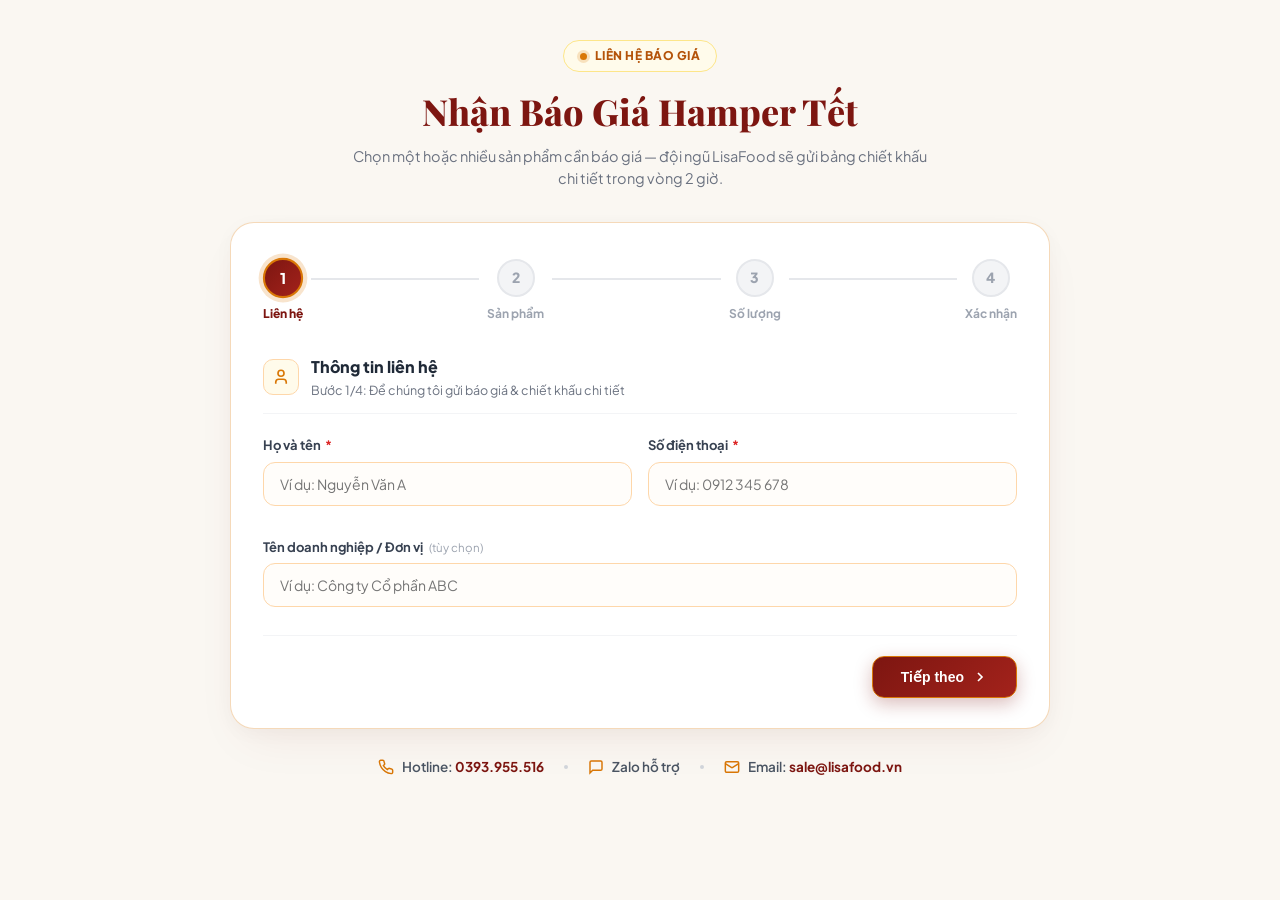
<file: scratch/test_contact_stepper.html>
<!DOCTYPE html>
<html lang="vi">
<head>
    <meta charset="UTF-8">
    <meta name="viewport" content="width=device-width, initial-scale=1.0">
    <title>Test Stepper Contact LisaFood</title>
    <link href="https://fonts.googleapis.com/css2?family=Plus+Jakarta+Sans:wght@400;500;600;700;800&family=Playfair+Display:ital,wght@0,600;0,700;0,800;1,600&display=swap" rel="stylesheet">
    <style>
        :root {
            --red: #7d1611;
            --red-dark: #63100c;
            --red-light: #9e2019;
            --gold: #d4a017;
            --gold-dark: #b45309;
            --gold-amber: #d97706;
            --gold-light: #fed7aa;
            --gold-bg: #fffbeb;
            --bg-ivory: #fffdfa;
            --text-dark: #1f2937;
            --text-muted: #6b7280;
            --line-color: #e5e7eb;
            --font-serif: 'Playfair Display', serif;
            --font-sans: 'Plus Jakarta Sans', -apple-system, BlinkMacSystemFont, sans-serif;
        }

        * {
            box-sizing: border-box;
            margin: 0;
            padding: 0;
        }

        body {
            font-family: var(--font-sans);
            background: #faf7f2;
            color: var(--text-dark);
            padding: 40px 16px;
            line-height: 1.5;
        }

        .stepper-section {
            max-width: 820px;
            margin: 0 auto;
        }

        /* Section Title */
        .stepper-header {
            text-align: center;
            margin-bottom: 32px;
        }

        .stepper-badge {
            display: inline-flex;
            align-items: center;
            gap: 8px;
            padding: 6px 16px;
            border-radius: 99px;
            background: #fffbeb;
            border: 1.5px solid #fde68a;
            color: #b45309;
            font-size: 12px;
            font-weight: 800;
            letter-spacing: 0.5px;
            text-transform: uppercase;
        }

        .stepper-badge-dot {
            width: 7px;
            height: 7px;
            border-radius: 50%;
            background: #d97706;
            display: inline-block;
            box-shadow: 0 0 0 3px rgba(217, 119, 6, 0.2);
        }

        .stepper-title {
            font-family: var(--font-serif);
            font-size: clamp(26px, 4vw, 36px);
            font-weight: 800;
            color: #7d1611;
            margin: 12px 0 8px;
        }

        .stepper-desc {
            font-size: 14.5px;
            color: var(--text-muted);
            max-width: 580px;
            margin: 0 auto;
        }

        /* Stepper Main Card Frame */
        .stepper-card {
            background: #ffffff;
            border: 1.5px solid rgba(217, 119, 6, 0.28);
            border-radius: 24px;
            padding: 36px 32px 30px;
            box-shadow: 0 20px 50px -15px rgba(125, 22, 17, 0.08), 0 4px 20px rgba(0, 0, 0, 0.03);
            position: relative;
            transition: all 0.3s ease;
        }

        /* Stepper Progress Bar Header */
        .stepper-nav {
            display: flex;
            align-items: center;
            justify-content: space-between;
            margin-bottom: 32px;
            position: relative;
        }

        .step-nav-item {
            display: flex;
            flex-direction: column;
            align-items: center;
            gap: 8px;
            position: relative;
            z-index: 2;
            cursor: pointer;
            user-select: none;
        }

        .step-nav-circle {
            width: 38px;
            height: 38px;
            border-radius: 50%;
            display: flex;
            align-items: center;
            justify-content: center;
            font-size: 14px;
            font-weight: 800;
            background: #f3f4f6;
            color: #9ca3af;
            border: 2px solid #e5e7eb;
            transition: all 0.25s ease;
        }

        .step-nav-check {
            display: none;
        }

        .step-nav-title {
            font-size: 12px;
            font-weight: 700;
            color: #9ca3af;
            transition: color 0.25s ease;
            white-space: nowrap;
        }

        /* Active State */
        .step-nav-item.active .step-nav-circle {
            background: linear-gradient(135deg, #7d1611 0%, #a3221b 100%);
            color: #ffffff;
            border-color: #d97706;
            box-shadow: 0 0 0 4px rgba(217, 119, 6, 0.2);
            transform: scale(1.06);
        }

        .step-nav-item.active .step-nav-title {
            color: #7d1611;
            font-weight: 800;
        }

        /* Completed State */
        .step-nav-item.completed .step-nav-circle {
            background: #059669;
            color: #ffffff;
            border-color: #059669;
        }

        .step-nav-item.completed .step-nav-num {
            display: none;
        }

        .step-nav-item.completed .step-nav-check {
            display: block;
        }

        .step-nav-item.completed .step-nav-title {
            color: #059669;
        }

        /* Connecting Lines */
        .step-nav-line {
            flex: 1;
            height: 2px;
            background: #e5e7eb;
            margin: -24px 8px 0;
            transition: background 0.3s ease;
            position: relative;
            z-index: 1;
        }

        .step-nav-line.completed {
            background: #059669;
        }

        /* Step Panes */
        .step-pane {
            display: none;
            animation: fadeInStep 0.35s ease forwards;
        }

        .step-pane.active {
            display: block;
        }

        @keyframes fadeInStep {
            from {
                opacity: 0;
                transform: translateY(6px);
            }
            to {
                opacity: 1;
                transform: translateY(0);
            }
        }

        /* Step Title Strip */
        .step-header-strip {
            display: flex;
            align-items: center;
            justify-content: space-between;
            margin-bottom: 22px;
            padding-bottom: 14px;
            border-bottom: 1px solid #f3f4f6;
        }

        .step-header-left {
            display: flex;
            align-items: center;
            gap: 12px;
        }

        .step-icon-badge {
            width: 36px;
            height: 36px;
            border-radius: 10px;
            background: #fffbeb;
            border: 1px solid #fed7aa;
            display: flex;
            align-items: center;
            justify-content: center;
            color: #d97706;
            flex-shrink: 0;
        }

        .step-title-text {
            font-size: 16px;
            font-weight: 800;
            color: #1f2937;
        }

        .step-sub-text {
            font-size: 12.5px;
            color: #6b7280;
            margin-top: 2px;
        }

        .selected-badge-pill {
            background: #fffbeb;
            border: 1px solid #fed7aa;
            color: #b45309;
            font-size: 12px;
            font-weight: 800;
            padding: 5px 12px;
            border-radius: 99px;
            display: inline-flex;
            align-items: center;
            gap: 6px;
        }

        /* Form Inputs */
        .form-grid-2 {
            display: grid;
            grid-template-columns: 1fr 1fr;
            gap: 16px;
            margin-bottom: 16px;
        }

        .form-group {
            margin-bottom: 16px;
        }

        .form-label {
            display: block;
            font-size: 13px;
            font-weight: 700;
            color: #374151;
            margin-bottom: 6px;
        }

        .form-label .req {
            color: #dc2626;
            margin-left: 2px;
        }

        .form-label .opt {
            font-size: 11.5px;
            font-weight: 400;
            color: #9ca3af;
            margin-left: 4px;
        }

        .form-input, .form-textarea, .form-select {
            width: 100%;
            padding: 12px 16px;
            border-radius: 12px;
            border: 1.5px solid #fed7aa;
            background: #fffdfa;
            color: #1f2937;
            font-family: inherit;
            font-size: 14px;
            transition: all 0.25s ease;
        }

        .form-input:focus, .form-textarea:focus, .form-select:focus {
            outline: none;
            border-color: #d97706;
            background: #ffffff;
            box-shadow: 0 0 0 3.5px rgba(217, 119, 6, 0.16);
        }

        .form-input.has-error {
            border-color: #ef4444;
            background: #fef2f2;
        }

        .error-msg {
            display: flex;
            align-items: center;
            gap: 5px;
            font-size: 11.5px;
            color: #dc2626;
            font-weight: 600;
            margin-top: 5px;
        }

        /* STEP 2: Products Multi-Select */
        .product-section-label {
            display: flex;
            align-items: center;
            justify-content: space-between;
            font-size: 13.5px;
            font-weight: 700;
            color: #1f2937;
            margin-bottom: 10px;
        }

        .clear-all-link {
            font-size: 11.5px;
            color: #9ca3af;
            text-decoration: underline;
            cursor: pointer;
            border: none;
            background: none;
        }

        .clear-all-link:hover {
            color: #dc2626;
        }

        /* Hamper Grid */
        .hamper-select-grid {
            display: grid;
            grid-template-columns: repeat(2, 1fr);
            gap: 10px;
            max-height: 250px;
            overflow-y: auto;
            padding-right: 6px;
            margin-bottom: 18px;
        }

        .hamper-select-grid::-webkit-scrollbar,
        .retail-select-grid::-webkit-scrollbar {
            width: 5px;
        }

        .hamper-select-grid::-webkit-scrollbar-thumb,
        .retail-select-grid::-webkit-scrollbar-thumb {
            background: #fde68a;
            border-radius: 99px;
        }

        .hamper-card-item {
            display: flex;
            align-items: center;
            gap: 10px;
            padding: 10px 14px;
            border-radius: 14px;
            border: 1.5px solid #ecdac3;
            background: #ffffff;
            cursor: pointer;
            transition: all 0.2s ease;
            user-select: none;
        }

        .hamper-card-item:hover {
            border-color: #d97706;
            background: #fffdfa;
        }

        .hamper-card-item.selected {
            border-color: #d97706;
            background: #fffbeb;
            box-shadow: 0 4px 12px rgba(217, 119, 6, 0.12);
        }

        .custom-check-box {
            width: 18px;
            height: 18px;
            border-radius: 6px;
            border: 1.5px solid #d1d5db;
            background: #ffffff;
            display: flex;
            align-items: center;
            justify-content: center;
            flex-shrink: 0;
            transition: all 0.2s ease;
        }

        .hamper-card-item.selected .custom-check-box,
        .retail-card-item.selected .custom-check-box {
            background: #d97706;
            border-color: #d97706;
            color: #ffffff;
        }

        .custom-check-box svg {
            display: none;
        }

        .hamper-card-item.selected .custom-check-box svg,
        .retail-card-item.selected .custom-check-box svg {
            display: block;
        }

        .hamper-card-info {
            flex: 1;
            min-width: 0;
        }

        .hamper-card-name {
            font-size: 13px;
            font-weight: 700;
            color: #1f2937;
            white-space: nowrap;
            overflow: hidden;
            text-overflow: ellipsis;
            display: block;
        }

        .hamper-card-price {
            font-size: 12px;
            font-weight: 800;
            color: #b45309;
            margin-top: 1px;
            display: block;
        }

        /* Retail Accordion */
        .retail-accordion-btn {
            width: 100%;
            display: flex;
            align-items: center;
            justify-content: space-between;
            padding: 12px 16px;
            border-radius: 14px;
            background: #fffbeb;
            border: 1.5px solid #fed7aa;
            cursor: pointer;
            transition: all 0.2s ease;
            text-align: left;
        }

        .retail-accordion-btn:hover {
            background: #fef3c7;
            border-color: #f59e0b;
        }

        .retail-btn-title {
            font-size: 13px;
            font-weight: 700;
            color: #92400e;
            display: block;
        }

        .retail-btn-desc {
            font-size: 11px;
            color: #b45309;
            margin-top: 1px;
            display: block;
        }

        .retail-accordion-panel {
            display: none;
            background: #faf7f2;
            border: 1.5px solid #fed7aa;
            border-top: none;
            border-radius: 0 0 14px 14px;
            padding: 14px;
            margin-top: -6px;
            margin-bottom: 16px;
        }

        .retail-accordion-panel.open {
            display: block;
        }

        .retail-search-box {
            position: relative;
            margin-bottom: 12px;
        }

        .retail-search-input {
            width: 100%;
            padding: 9px 12px 9px 34px;
            border-radius: 10px;
            border: 1px solid #fed7aa;
            background: #ffffff;
            font-size: 12.5px;
            color: #1f2937;
            outline: none;
        }

        .retail-search-input:focus {
            border-color: #d97706;
            box-shadow: 0 0 0 3px rgba(217, 119, 6, 0.12);
        }

        .retail-search-icon {
            position: absolute;
            left: 10px;
            top: 50%;
            transform: translateY(-50%);
            color: #9ca3af;
        }

        .retail-select-grid {
            display: grid;
            grid-template-columns: repeat(2, 1fr);
            gap: 8px;
            max-height: 200px;
            overflow-y: auto;
            padding-right: 4px;
        }

        .retail-card-item {
            display: flex;
            align-items: center;
            gap: 8px;
            padding: 8px 10px;
            border-radius: 10px;
            border: 1px solid #ecdac3;
            background: #ffffff;
            cursor: pointer;
            transition: all 0.2s ease;
            user-select: none;
        }

        .retail-card-item:hover {
            border-color: #d97706;
        }

        .retail-card-item.selected {
            background: #fef3c7;
            border-color: #d97706;
        }

        .retail-card-name {
            font-size: 11.5px;
            font-weight: 600;
            color: #374151;
            white-space: nowrap;
            overflow: hidden;
            text-overflow: ellipsis;
            display: block;
        }

        .retail-card-price {
            font-size: 10.5px;
            font-weight: 700;
            color: #b45309;
            display: block;
        }

        /* Live Total Summary Tag */
        .live-summary-alert {
            display: flex;
            align-items: center;
            gap: 10px;
            padding: 12px 16px;
            border-radius: 12px;
            background: #fffbeb;
            border: 1px solid #fde68a;
            color: #92400e;
            font-size: 12.5px;
            font-weight: 600;
            margin-top: 14px;
        }

        /* STEP 3: Order Type Pills */
        .order-option-pills {
            display: grid;
            grid-template-columns: repeat(3, 1fr);
            gap: 10px;
            margin-bottom: 16px;
        }

        .order-pill-btn {
            padding: 10px 12px;
            border-radius: 12px;
            border: 1.5px solid #ecdac3;
            background: #ffffff;
            color: #4b5563;
            font-size: 12.5px;
            font-weight: 700;
            cursor: pointer;
            text-align: center;
            transition: all 0.2s ease;
        }

        .order-pill-btn:hover {
            border-color: #b45309;
            color: #b45309;
        }

        .order-pill-btn.active {
            background: linear-gradient(135deg, #7d1611 0%, #a3221b 100%);
            color: #ffffff;
            border-color: #d97706;
            box-shadow: 0 4px 12px rgba(125, 22, 17, 0.25);
        }

        /* STEP 4: Confirmation Breakdown */
        .confirm-table {
            background: #fffdfa;
            border: 1.5px solid #fed7aa;
            border-radius: 16px;
            overflow: hidden;
            margin-bottom: 18px;
        }

        .confirm-row {
            display: flex;
            align-items: flex-start;
            gap: 12px;
            padding: 12px 16px;
            border-bottom: 1px solid #fef3c7;
        }

        .confirm-row:last-child {
            border-bottom: none;
        }

        .confirm-icon {
            color: #d97706;
            margin-top: 2px;
            flex-shrink: 0;
        }

        .confirm-content {
            flex: 1;
            min-width: 0;
        }

        .confirm-label {
            font-size: 11px;
            font-weight: 700;
            color: #9ca3af;
            text-transform: uppercase;
            letter-spacing: 0.5px;
            display: block;
        }

        .confirm-val {
            font-size: 13.5px;
            font-weight: 700;
            color: #1f2937;
            margin-top: 1px;
            word-break: break-word;
        }

        .confirm-products-list {
            margin-top: 4px;
            font-size: 12px;
            color: #4b5563;
            line-height: 1.6;
        }

        .confirm-notice-text {
            text-align: center;
            font-size: 12px;
            color: #6b7280;
            line-height: 1.5;
        }

        /* COMPLETED VIEW */
        .completed-view {
            text-align: center;
            padding: 16px 8px;
        }

        .completed-icon-circle {
            width: 68px;
            height: 68px;
            border-radius: 50%;
            background: #ecfdf5;
            border: 2px solid #a7f3d0;
            display: inline-flex;
            align-items: center;
            justify-content: center;
            color: #059669;
            margin-bottom: 16px;
            box-shadow: 0 10px 25px rgba(5, 150, 105, 0.15);
        }

        .completed-badge {
            display: inline-block;
            padding: 4px 14px;
            border-radius: 99px;
            background: #fffbeb;
            color: #b45309;
            font-size: 11px;
            font-weight: 800;
            text-transform: uppercase;
            letter-spacing: 0.5px;
            margin-bottom: 8px;
        }

        .completed-title {
            font-family: var(--font-serif);
            font-size: 24px;
            font-weight: 800;
            color: #1f2937;
            margin-bottom: 8px;
        }

        .completed-desc {
            font-size: 13.5px;
            color: #6b7280;
            max-width: 460px;
            margin: 0 auto 20px;
            line-height: 1.6;
        }

        .order-code-box {
            display: flex;
            align-items: center;
            justify-content: space-between;
            max-width: 380px;
            margin: 0 auto 20px;
            padding: 12px 18px;
            background: #fffbeb;
            border: 1.5px solid #fed7aa;
            border-radius: 14px;
            text-align: left;
        }

        .order-code-title {
            font-size: 11px;
            font-weight: 700;
            color: #92400e;
            text-transform: uppercase;
            display: block;
        }

        .order-code-val {
            font-size: 17px;
            font-weight: 800;
            color: #b45309;
            letter-spacing: 1px;
            font-family: monospace;
            display: block;
        }

        .copy-btn {
            display: inline-flex;
            align-items: center;
            gap: 6px;
            padding: 7px 12px;
            border-radius: 8px;
            border: 1px solid #fed7aa;
            background: #ffffff;
            color: #374151;
            font-size: 12px;
            font-weight: 700;
            cursor: pointer;
            transition: all 0.2s ease;
        }

        .copy-btn:hover {
            background: #fef3c7;
            border-color: #d97706;
        }

        .completed-actions {
            display: grid;
            grid-template-columns: 1fr 1fr;
            gap: 12px;
            max-width: 420px;
            margin: 0 auto 16px;
        }

        .btn-zalo-act {
            display: inline-flex;
            align-items: center;
            justify-content: center;
            gap: 8px;
            padding: 13px 18px;
            border-radius: 12px;
            background: #0284c7;
            color: #ffffff;
            font-size: 13.5px;
            font-weight: 700;
            text-decoration: none;
            transition: all 0.2s ease;
            box-shadow: 0 4px 12px rgba(2, 132, 199, 0.25);
        }

        .btn-zalo-act:hover {
            background: #0369a1;
            transform: translateY(-1px);
        }

        .btn-email-act {
            display: inline-flex;
            align-items: center;
            justify-content: center;
            gap: 8px;
            padding: 13px 18px;
            border-radius: 12px;
            background: linear-gradient(135deg, #7d1611 0%, #a3221b 100%);
            color: #ffffff;
            font-size: 13.5px;
            font-weight: 700;
            text-decoration: none;
            transition: all 0.2s ease;
            box-shadow: 0 4px 12px rgba(125, 22, 17, 0.25);
        }

        .btn-email-act:hover {
            background: linear-gradient(135deg, #63100c 0%, #8b1812 100%);
            transform: translateY(-1px);
        }

        .completed-hotline {
            font-size: 12.5px;
            color: #6b7280;
            display: flex;
            align-items: center;
            justify-content: center;
            gap: 6px;
        }

        .completed-hotline a {
            color: #7d1611;
            font-weight: 800;
            text-decoration: none;
        }

        /* Stepper Footer Buttons */
        .stepper-footer {
            display: flex;
            align-items: center;
            justify-content: space-between;
            margin-top: 28px;
            padding-top: 20px;
            border-top: 1px solid #f3f4f6;
        }

        .stepper-btn-back {
            display: inline-flex;
            align-items: center;
            gap: 6px;
            padding: 11px 22px;
            border-radius: 12px;
            border: 1.5px solid #ecdac3;
            background: #ffffff;
            color: #4b5563;
            font-size: 13.5px;
            font-weight: 700;
            cursor: pointer;
            transition: all 0.2s ease;
        }

        .stepper-btn-back:hover {
            background: #f9fafb;
            border-color: #d1d5db;
        }

        .stepper-btn-next {
            display: inline-flex;
            align-items: center;
            gap: 8px;
            padding: 12px 28px;
            border-radius: 12px;
            border: 1.5px solid #d97706;
            background: linear-gradient(135deg, #7d1611 0%, #a3221b 100%);
            color: #ffffff;
            font-size: 14px;
            font-weight: 800;
            cursor: pointer;
            transition: all 0.25s cubic-bezier(0.16, 1, 0.3, 1);
            box-shadow: 0 6px 18px rgba(125, 22, 17, 0.28);
        }

        .stepper-btn-next:hover {
            transform: translateY(-1px);
            box-shadow: 0 10px 24px rgba(125, 22, 17, 0.36);
            background: linear-gradient(135deg, #63100c 0%, #8b1812 100%);
        }

        /* Contact Info Strip Below Stepper */
        .contact-info-strip {
            display: flex;
            align-items: center;
            justify-content: center;
            gap: 20px;
            margin-top: 28px;
            font-size: 13.5px;
            color: #6b7280;
            flex-wrap: wrap;
        }

        .contact-strip-link {
            display: inline-flex;
            align-items: center;
            gap: 8px;
            color: #4b5563;
            text-decoration: none;
            font-weight: 600;
            transition: color 0.2s ease;
        }

        .contact-strip-link:hover {
            color: #7d1611;
        }

        .contact-strip-link strong {
            color: #7d1611;
        }

        .contact-strip-sep {
            width: 4px;
            height: 4px;
            border-radius: 50%;
            background: #d1d5db;
        }

        @media (max-width: 640px) {
            .stepper-card {
                padding: 24px 16px 20px;
                border-radius: 20px;
            }

            .form-grid-2 {
                grid-template-columns: 1fr;
                gap: 12px;
            }

            .hamper-select-grid {
                grid-template-columns: 1fr;
            }

            .retail-select-grid {
                grid-template-columns: 1fr;
            }

            .order-option-pills {
                grid-template-columns: 1fr;
            }

            .step-nav-circle {
                width: 32px;
                height: 32px;
                font-size: 12.5px;
            }

            .step-nav-title {
                font-size: 11px;
            }

            .completed-actions {
                grid-template-columns: 1fr;
            }
        }
    </style>
</head>
<body>

<div class="stepper-section">
    <!-- Header -->
    <div class="stepper-header">
        <span class="stepper-badge">
            <span class="stepper-badge-dot"></span>
            Liên Hệ Báo Giá
        </span>
        <h2 class="stepper-title">Nhận Báo Giá Hamper Tết</h2>
        <p class="stepper-desc">Chọn một hoặc nhiều sản phẩm cần báo giá — đội ngũ LisaFood sẽ gửi bảng chiết khấu chi tiết trong vòng 2 giờ.</p>
    </div>

    <!-- Main Stepper Card -->
    <div class="stepper-card" id="stepperContainer">
        <!-- Stepper Navigation -->
        <div class="stepper-nav" id="stepperNav">
            <div class="step-nav-item active" data-step="1">
                <div class="step-nav-circle">
                    <span class="step-nav-num">1</span>
                    <svg class="step-nav-check" width="16" height="16" viewBox="0 0 24 24" fill="none" stroke="currentColor" stroke-width="3" stroke-linecap="round" stroke-linejoin="round"><path d="M20 6 9 17l-5-5"/></svg>
                </div>
                <span class="step-nav-title">Liên hệ</span>
            </div>
            <div class="step-nav-line" id="navLine1"></div>

            <div class="step-nav-item" data-step="2">
                <div class="step-nav-circle">
                    <span class="step-nav-num">2</span>
                    <svg class="step-nav-check" width="16" height="16" viewBox="0 0 24 24" fill="none" stroke="currentColor" stroke-width="3" stroke-linecap="round" stroke-linejoin="round"><path d="M20 6 9 17l-5-5"/></svg>
                </div>
                <span class="step-nav-title">Sản phẩm</span>
            </div>
            <div class="step-nav-line" id="navLine2"></div>

            <div class="step-nav-item" data-step="3">
                <div class="step-nav-circle">
                    <span class="step-nav-num">3</span>
                    <svg class="step-nav-check" width="16" height="16" viewBox="0 0 24 24" fill="none" stroke="currentColor" stroke-width="3" stroke-linecap="round" stroke-linejoin="round"><path d="M20 6 9 17l-5-5"/></svg>
                </div>
                <span class="step-nav-title">Số lượng</span>
            </div>
            <div class="step-nav-line" id="navLine3"></div>

            <div class="step-nav-item" data-step="4">
                <div class="step-nav-circle">
                    <span class="step-nav-num">4</span>
                    <svg class="step-nav-check" width="16" height="16" viewBox="0 0 24 24" fill="none" stroke="currentColor" stroke-width="3" stroke-linecap="round" stroke-linejoin="round"><path d="M20 6 9 17l-5-5"/></svg>
                </div>
                <span class="step-nav-title">Xác nhận</span>
            </div>
        </div>

        <!-- Stepper Panes -->
        <div class="stepper-panes">
            <!-- STEP 1: Thông tin liên hệ -->
            <div class="step-pane active" id="step1">
                <div class="step-header-strip">
                    <div class="step-header-left">
                        <div class="step-icon-badge">
                            <svg width="18" height="18" viewBox="0 0 24 24" fill="none" stroke="currentColor" stroke-width="2.2"><path d="M19 21v-2a4 4 0 0 0-4-4H9a4 4 0 0 0-4 4v2"/><circle cx="12" cy="7" r="4"/></svg>
                        </div>
                        <div>
                            <div class="step-title-text">Thông tin liên hệ</div>
                            <div class="step-sub-text">Bước 1/4: Để chúng tôi gửi báo giá & chiết khấu chi tiết</div>
                        </div>
                    </div>
                </div>

                <div class="form-grid-2">
                    <div class="form-group">
                        <label class="form-label" for="inpName">Họ và tên <span class="req">*</span></label>
                        <input type="text" id="inpName" class="form-input" placeholder="Ví dụ: Nguyễn Văn A" autocomplete="name">
                        <div class="error-msg" id="errName" style="display:none;">Vui lòng nhập họ và tên của bạn</div>
                    </div>
                    <div class="form-group">
                        <label class="form-label" for="inpPhone">Số điện thoại <span class="req">*</span></label>
                        <input type="tel" id="inpPhone" class="form-input" placeholder="Ví dụ: 0912 345 678" autocomplete="tel">
                        <div class="error-msg" id="errPhone" style="display:none;">Số điện thoại hợp lệ từ 9-11 chữ số</div>
                    </div>
                </div>

                <div class="form-group">
                    <label class="form-label" for="inpCompany">Tên doanh nghiệp / Đơn vị <span class="opt">(tùy chọn)</span></label>
                    <input type="text" id="inpCompany" class="form-input" placeholder="Ví dụ: Công ty Cổ phần ABC" autocomplete="organization">
                </div>
            </div>

            <!-- STEP 2: Chọn sản phẩm -->
            <div class="step-pane" id="step2">
                <div class="step-header-strip">
                    <div class="step-header-left">
                        <div class="step-icon-badge">
                            <svg width="18" height="18" viewBox="0 0 24 24" fill="none" stroke="currentColor" stroke-width="2.2"><path d="m7.5 4.27 9 5.15"/><path d="M21 8a2 2 0 0 0-1-1.73l-7-4a2 2 0 0 0-2 0l-7 4A2 2 0 0 0 3 8v8a2 2 0 0 0 1 1.73l7 4a2 2 0 0 0 2 0l7-4A2 2 0 0 0 21 16Z"/><path d="m3.3 7 8.7 5 8.7-5"/><path d="M12 22V12"/></svg>
                        </div>
                        <div>
                            <div class="step-title-text">Chọn sản phẩm cần báo giá</div>
                            <div class="step-sub-text">Bước 2/4: Quý khách có thể chọn một hoặc nhiều set Hamper và sản phẩm lẻ</div>
                        </div>
                    </div>
                    <span class="selected-badge-pill" id="badgeSelectedCount">Đã chọn: 0</span>
                </div>

                <div class="error-msg" id="errProducts" style="display:none;margin-bottom:12px;padding:8px 12px;background:#fef2f2;border-radius:8px;">Vui lòng chọn ít nhất 1 set Hamper hoặc 1 sản phẩm lẻ bạn quan tâm</div>

                <!-- Section A: Hamper Quà Tết -->
                <div class="product-section-label">
                    <span>✨ Bộ Sưu Tập Hamper Tết (<span id="hamperCount">0</span> đã chọn)</span>
                    <button type="button" class="clear-all-link" id="clearHampersBtn" style="display:none;" onclick="clearAllHampers()">Bỏ chọn tất cả</button>
                </div>
                <div class="hamper-select-grid" id="hamperGrid">
                    <!-- Javascript populates 14 hampers -->
                </div>

                <!-- Section B: Retail Products Accordion -->
                <div class="retail-accordion-wrap">
                    <div class="retail-accordion-btn" id="retailAccordionBtn" onclick="toggleRetailAccordion()">
                        <div style="display:flex;align-items:center;gap:10px;">
                            <div class="custom-check-box" id="retailMainCheck">
                                <svg width="12" height="12" viewBox="0 0 24 24" fill="none" stroke="currentColor" stroke-width="3.5" stroke-linecap="round" stroke-linejoin="round"><path d="M20 6 9 17l-5-5"/></svg>
                            </div>
                            <div>
                                <span class="retail-btn-title">Chọn thêm Sản Phẩm Lẻ / Hạt Dinh Dưỡng</span>
                                <span class="retail-btn-desc">28 dòng đặc sản hạt điều, macca, nho khô, khô gà... (<span id="retailSelectedCount">0</span> món đã chọn)</span>
                            </div>
                        </div>
                        <svg id="retailChevron" width="18" height="18" viewBox="0 0 24 24" fill="none" stroke="currentColor" stroke-width="2.5"><path d="m6 9 6 6 6-6"/></svg>
                    </div>

                    <div class="retail-accordion-panel" id="retailPanel">
                        <div class="retail-search-box">
                            <svg class="retail-search-icon" width="14" height="14" viewBox="0 0 24 24" fill="none" stroke="currentColor" stroke-width="2.5"><circle cx="11" cy="11" r="8"/><path d="m21 21-4.3-4.3"/></svg>
                            <input type="text" id="retailSearchInput" class="retail-search-input" placeholder="Tìm kiếm hạt điều, macca, nho khô, khô gà..." oninput="filterRetailProducts(this.value)">
                        </div>

                        <div class="retail-select-grid" id="retailGrid">
                            <!-- Javascript populates 28 retail products -->
                        </div>
                    </div>
                </div>

                <div class="live-summary-alert" id="liveSummaryAlert" style="display:none;">
                    <svg width="18" height="18" viewBox="0 0 24 24" fill="none" stroke="#d97706" stroke-width="2.5"><path d="M22 11.08V12a10 10 0 1 1-5.93-9.14"/><polyline points="22 4 12 14.01 9 11.01"/></svg>
                    <span id="liveSummaryText">Tổng cộng đã chọn: 0 sản phẩm</span>
                </div>
            </div>

            <!-- STEP 3: Số lượng & Yêu cầu -->
            <div class="step-pane" id="step3">
                <div class="step-header-strip">
                    <div class="step-header-left">
                        <div class="step-icon-badge">
                            <svg width="18" height="18" viewBox="0 0 24 24" fill="none" stroke="currentColor" stroke-width="2.2"><line x1="4" x2="20" y1="9" y2="9"/><line x1="4" x2="20" y1="15" y2="15"/><line x1="10" x2="8" y1="3" y2="21"/><line x1="16" x2="14" y1="3" y2="21"/></svg>
                        </div>
                        <div>
                            <div class="step-title-text">Số lượng & Yêu cầu</div>
                            <div class="step-sub-text">Bước 3/4: Số lượng dự kiến và yêu cầu riêng của quý khách</div>
                        </div>
                    </div>
                </div>

                <div class="form-group">
                    <label class="form-label" for="inpQty">Số lượng hộp dự kiến <span class="req">*</span></label>
                    <input type="number" id="inpQty" class="form-input" min="1" placeholder="Ví dụ: 50" inputmode="numeric">
                    <div class="error-msg" id="errQty" style="display:none;">Vui lòng nhập số lượng hộp muốn đặt (tối thiểu 1 hộp)</div>
                </div>

                <div class="form-group">
                    <label class="form-label">Hình thức đặt quà bạn quan tâm:</label>
                    <div class="order-option-pills">
                        <div class="order-pill-btn active" data-type="standard" onclick="selectOrderType('standard', this)">
                            Mẫu hamper có sẵn
                        </div>
                        <div class="order-pill-btn" data-type="custom" onclick="selectOrderType('custom', this)">
                            Thiết kế theo yêu cầu
                        </div>
                        <div class="order-pill-btn" data-type="budget" onclick="selectOrderType('budget', this)">
                            Theo mức ngân sách
                        </div>
                    </div>
                </div>

                <div class="form-group">
                    <label class="form-label" for="inpNote">Yêu cầu thêm <span class="opt">(không bắt buộc)</span></label>
                    <textarea id="inpNote" class="form-textarea" rows="3" placeholder="In logo công ty ép kim, xuất hóa đơn VAT, ngày giao hàng dự kiến, địa chỉ nhận hàng..."></textarea>
                </div>
            </div>

            <!-- STEP 4: Xác nhận thông tin -->
            <div class="step-pane" id="step4">
                <div class="step-header-strip">
                    <div class="step-header-left">
                        <div class="step-icon-badge">
                            <svg width="18" height="18" viewBox="0 0 24 24" fill="none" stroke="currentColor" stroke-width="2.2"><path d="M22 11.08V12a10 10 0 1 1-5.93-9.14"/><polyline points="22 4 12 14.01 9 11.01"/></svg>
                        </div>
                        <div>
                            <div class="step-title-text">Kiểm tra thông tin</div>
                            <div class="step-sub-text">Bước 4/4: Xác nhận trước khi gửi yêu cầu báo giá</div>
                        </div>
                    </div>
                </div>

                <div class="confirm-table">
                    <div class="confirm-row">
                        <svg class="confirm-icon" width="16" height="16" viewBox="0 0 24 24" fill="none" stroke="currentColor" stroke-width="2.2"><path d="M19 21v-2a4 4 0 0 0-4-4H9a4 4 0 0 0-4 4v2"/><circle cx="12" cy="7" r="4"/></svg>
                        <div class="confirm-content">
                            <span class="confirm-label">Họ và tên</span>
                            <span class="confirm-val" id="cfmName">—</span>
                        </div>
                    </div>

                    <div class="confirm-row">
                        <svg class="confirm-icon" width="16" height="16" viewBox="0 0 24 24" fill="none" stroke="currentColor" stroke-width="2.2"><path d="M22 16.92v3a2 2 0 0 1-2.18 2 19.79 19.79 0 0 1-8.63-3.07 19.5 19.5 0 0 1-6-6 19.79 19.79 0 0 1-3.07-8.67A2 2 0 0 1 4.11 2h3a2 2 0 0 1 2 1.72 12.84 12.84 0 0 0 .7 2.81 2 2 0 0 1-.45 2.11L8.09 9.91a16 16 0 0 0 6 6l1.27-1.27a2 2 0 0 1 2.11-.45 12.84 12.84 0 0 0 2.81.7A2 2 0 0 1 22 16.92z"/></svg>
                        <div class="confirm-content">
                            <span class="confirm-label">Số điện thoại</span>
                            <span class="confirm-val" id="cfmPhone">—</span>
                        </div>
                    </div>

                    <div class="confirm-row">
                        <svg class="confirm-icon" width="16" height="16" viewBox="0 0 24 24" fill="none" stroke="currentColor" stroke-width="2.2"><rect width="20" height="14" x="2" y="7" rx="2" ry="2"/><path d="M16 21V5a2 2 0 0 0-2-2h-4a2 2 0 0 0-2 2v16"/></svg>
                        <div class="confirm-content">
                            <span class="confirm-label">Tên doanh nghiệp</span>
                            <span class="confirm-val" id="cfmCompany">Cá nhân</span>
                        </div>
                    </div>

                    <div class="confirm-row">
                        <svg class="confirm-icon" width="16" height="16" viewBox="0 0 24 24" fill="none" stroke="currentColor" stroke-width="2.2"><path d="m7.5 4.27 9 5.15"/><path d="M21 8a2 2 0 0 0-1-1.73l-7-4a2 2 0 0 0-2 0l-7 4A2 2 0 0 0 3 8v8a2 2 0 0 0 1 1.73l7 4a2 2 0 0 0 2 0l7-4A2 2 0 0 0 21 16Z"/><path d="m3.3 7 8.7 5 8.7-5"/><path d="M12 22V12"/></svg>
                        <div class="confirm-content">
                            <span class="confirm-label">Sản phẩm đã chọn (<span id="cfmProdCount">0</span>)</span>
                            <div class="confirm-products-list" id="cfmProdList">Chưa chọn</div>
                        </div>
                    </div>

                    <div class="confirm-row">
                        <svg class="confirm-icon" width="16" height="16" viewBox="0 0 24 24" fill="none" stroke="currentColor" stroke-width="2.2"><line x1="4" x2="20" y1="9" y2="9"/><line x1="4" x2="20" y1="15" y2="15"/><line x1="10" x2="8" y1="3" y2="21"/><line x1="16" x2="14" y1="3" y2="21"/></svg>
                        <div class="confirm-content">
                            <span class="confirm-label">Số lượng & Hình thức</span>
                            <span class="confirm-val" id="cfmQty">—</span>
                        </div>
                    </div>

                    <div class="confirm-row">
                        <svg class="confirm-icon" width="16" height="16" viewBox="0 0 24 24" fill="none" stroke="currentColor" stroke-width="2.2"><path d="M14 2H6a2 2 0 0 0-2 2v16a2 2 0 0 0 2 2h12a2 2 0 0 0 2-2V8z"/><polyline points="14 2 14 8 20 8"/><line x1="16" x2="8" y1="13" y2="13"/><line x1="16" x2="8" y1="17" y2="17"/><polyline points="10 9 9 9 8 9"/></svg>
                        <div class="confirm-content">
                            <span class="confirm-label">Ghi chú</span>
                            <span class="confirm-val" id="cfmNote">Không có ghi chú</span>
                        </div>
                    </div>
                </div>

                <p class="confirm-notice-text">
                    Nhấn <strong style="color:#7d1611;">"Gửi yêu cầu báo giá"</strong> để hoàn tất. Ban quản trị LisaFood sẽ liên hệ lại trong vòng 2 giờ.
                </p>
            </div>

            <!-- COMPLETED STATE -->
            <div class="step-pane" id="stepCompleted">
                <div class="completed-view">
                    <div class="completed-icon-circle">
                        <svg width="36" height="36" viewBox="0 0 24 24" fill="none" stroke="currentColor" stroke-width="2.5" stroke-linecap="round" stroke-linejoin="round"><path d="M20 6 9 17l-5-5"/></svg>
                    </div>
                    <br>
                    <span class="completed-badge">Yêu Cầu Đã Gửi Thành Công</span>
                    <h3 class="completed-title">Cảm ơn <span id="compName">Quý khách</span>!</h3>
                    <p class="completed-desc">
                        Danh sách <strong id="compCount">0 sản phẩm</strong> yêu cầu báo giá của bạn đã được chuyển tới bộ phận kinh doanh LisaFood. Chúng tôi sẽ liên hệ trong vòng <strong>2 giờ làm việc</strong>.
                    </p>

                    <div class="order-code-box">
                        <div>
                            <span class="order-code-title">Mã yêu cầu của bạn</span>
                            <span class="order-code-val" id="compOrderCode">LSF-TET-839201</span>
                        </div>
                        <button type="button" class="copy-btn" id="compCopyBtn" onclick="copyOrderCode()">
                            <svg width="13" height="13" viewBox="0 0 24 24" fill="none" stroke="currentColor" stroke-width="2"><rect width="14" height="14" x="8" y="8" rx="2" ry="2"/><path d="M4 16c-1.1 0-2-.9-2-2V4c0-1.1.9-2 2-2h10c1.1 0 2 .9 2 2"/></svg>
                            <span id="copyBtnText">Sao chép</span>
                        </button>
                    </div>

                    <div class="completed-actions">
                        <a href="#" id="compZaloBtn" target="_blank" rel="noopener" class="btn-zalo-act">
                            <svg width="16" height="16" viewBox="0 0 24 24" fill="none" stroke="currentColor" stroke-width="2"><path d="M21 15a2 2 0 0 1-2 2H7l-4 4V5a2 2 0 0 1 2-2h14a2 2 0 0 1 2 2z"/></svg>
                            <span>Nhắn Zalo Ngay</span>
                        </a>
                        <a href="#" id="compEmailBtn" class="btn-email-act">
                            <svg width="16" height="16" viewBox="0 0 24 24" fill="none" stroke="currentColor" stroke-width="2"><rect width="20" height="16" x="2" y="4" rx="2"/><path d="m22 7-8.97 5.7a1.94 1.94 0 0 1-2.06 0L2 7"/></svg>
                            <span>Gửi Email Báo Giá</span>
                        </a>
                    </div>

                    <div class="completed-hotline">
                        <svg width="14" height="14" viewBox="0 0 24 24" fill="none" stroke="#d97706" stroke-width="2"><circle cx="12" cy="12" r="10"/><polyline points="12 6 12 12 16 14"/></svg>
                        <span>Hotline hỗ trợ 24/7: <a href="tel:0393955516">0393.955.516</a></span>
                    </div>
                </div>
            </div>
        </div>

        <!-- Stepper Navigation Footer -->
        <div class="stepper-footer" id="stepperFooter">
            <button type="button" class="stepper-btn-back" id="btnPrev" onclick="navigateStep(-1)" style="visibility:hidden;">
                <svg width="16" height="16" viewBox="0 0 24 24" fill="none" stroke="currentColor" stroke-width="2.5"><path d="m15 18-6-6 6-6"/></svg>
                <span>Quay lại</span>
            </button>
            <button type="button" class="stepper-btn-next" id="btnNext" onclick="navigateStep(1)">
                <span id="btnNextText">Tiếp theo</span>
                <svg id="btnNextIcon" width="16" height="16" viewBox="0 0 24 24" fill="none" stroke="currentColor" stroke-width="2.5"><path d="m9 18 6-6-6-6"/></svg>
            </button>
        </div>
    </div>

    <!-- Contact Info Strip -->
    <div class="contact-info-strip">
        <a href="tel:0393955516" class="contact-strip-link">
            <svg width="16" height="16" viewBox="0 0 24 24" fill="none" stroke="#d97706" stroke-width="2.2"><path d="M22 16.92v3a2 2 0 0 1-2.18 2 19.79 19.79 0 0 1-8.63-3.07 19.5 19.5 0 0 1-6-6 19.79 19.79 0 0 1-3.07-8.67A2 2 0 0 1 4.11 2h3a2 2 0 0 1 2 1.72 12.84 12.84 0 0 0 .7 2.81 2 2 0 0 1-.45 2.11L8.09 9.91a16 16 0 0 0 6 6l1.27-1.27a2 2 0 0 1 2.11-.45 12.84 12.84 0 0 0 2.81.7A2 2 0 0 1 22 16.92z"/></svg>
            <span>Hotline: <strong>0393.955.516</strong></span>
        </a>
        <span class="contact-strip-sep"></span>
        <a href="https://zalo.me/0393955516" target="_blank" rel="noopener" class="contact-strip-link">
            <svg width="16" height="16" viewBox="0 0 24 24" fill="none" stroke="#d97706" stroke-width="2.2"><path d="M21 15a2 2 0 0 1-2 2H7l-4 4V5a2 2 0 0 1 2-2h14a2 2 0 0 1 2 2z"/></svg>
            <span>Zalo hỗ trợ</span>
        </a>
        <span class="contact-strip-sep"></span>
        <a href="mailto:sale@lisafood.vn" class="contact-strip-link">
            <svg width="16" height="16" viewBox="0 0 24 24" fill="none" stroke="#d97706" stroke-width="2.2"><rect width="20" height="16" x="2" y="4" rx="2"/><path d="m22 7-8.97 5.7a1.94 1.94 0 0 1-2.06 0L2 7"/></svg>
            <span>Email: <strong>sale@lisafood.vn</strong></span>
        </a>
    </div>
</div>

<script>
    // Product Data
    var hampersList = [
        { name: "Happy New Year", price: "590.000đ" },
        { name: "Sắc Xuân 01 (A)", price: "1.022.000đ" },
        { name: "Sắc Xuân 01 (B)", price: "1.154.000đ" },
        { name: "Sắc Xuân 02 (A)", price: "1.043.000đ" },
        { name: "Sắc Xuân 02 (B)", price: "999.000đ" },
        { name: "Ngọc Vũ Khai Lộc (A)", price: "955.000đ" },
        { name: "Ngọc Vũ Khai Lộc (B)", price: "899.000đ" },
        { name: "Xuân Hoan Ca", price: "1.380.000đ" },
        { name: "Hương Xuân", price: "1.314.000đ" },
        { name: "Xuân Đong Đầy", price: "1.055.000đ" },
        { name: "Xuân Như Ý", price: "1.655.000đ" },
        { name: "Tết Lạc Hồng", price: "1.682.000đ" },
        { name: "Tết Việt", price: "1.435.000đ" },
        { name: "Phượng Vũ Nghinh Xuân", price: "1.010.000đ" }
    ];

    var retailProductsList = [
        { name: "Hạt điều rang muối 250g", price: "177.000đ" },
        { name: "Hạt macca sấy 250g", price: "172.000đ" },
        { name: "Hạnh nhân rang bơ 250g", price: "160.000đ" },
        { name: "Hạt điều rang mộc bóc vỏ 250g", price: "196.000đ" },
        { name: "Hạt điều rang mộc vỏ lụa 250g", price: "186.000đ" },
        { name: "Hạt điều rang muối hộp gỗ 500g", price: "428.000đ" },
        { name: "Hạt điều rang muối vỏ lụa 210g", price: "144.000đ" },
        { name: "Hạt điều rang muối bóc vỏ 210g", price: "155.000đ" },
        { name: "Hạt tổng hợp 210g", price: "137.000đ" },
        { name: "Hạt điều capuchino 210g", price: "162.000đ" },
        { name: "Hạt điều tỏi ớt 210g", price: "157.000đ" },
        { name: "Hạt điều cacao 210g", price: "160.000đ" },
        { name: "Nhân macca wasabi", price: "224.000đ" },
        { name: "Hạt điều tỏi ớt 200g (hũ)", price: "160.000đ" },
        { name: "Hạt điều capuchino 200g (hũ)", price: "163.000đ" },
        { name: "Hạt điều cacao 200g (hũ)", price: "163.000đ" },
        { name: "Hạt sachi rang mộc 250g (hũ)", price: "145.000đ" },
        { name: "Nho khô 250g", price: "110.000đ" },
        { name: "Hạt sachi rang mộc 100g", price: "68.000đ" },
        { name: "Hạt điều rang muối vỏ lụa 100g", price: "68.000đ" },
        { name: "Hạt điều rang muối bóc vỏ 205g", price: "170.000đ" },
        { name: "Hạt điều rang muối vỏ lụa 205g", price: "145.000đ" },
        { name: "Hạt điều rang muối vỏ lụa 400g", price: "297.000đ" },
        { name: "Hạt điều rang muối bóc vỏ 400g", price: "342.000đ" },
        { name: "Khô gà lá chanh 200g", price: "151.000đ" },
        { name: "Khô gà bơ tỏi 200g", price: "160.000đ" },
        { name: "Khô gà bơ tỏi 100g", price: "56.000đ" },
        { name: "Khô gà lá chanh 100g", price: "52.000đ" }
    ];

    var currentStep = 1;
    var selectedHampers = [];
    var selectedRetail = [];
    var selectedOrderType = 'standard';
    var generatedOrderCode = '';

    // Render Hampers
    var hamperGrid = document.getElementById("hamperGrid");
    hampersList.forEach(function(box, index) {
        var label = box.name + " (" + box.price + ")";
        var div = document.createElement("div");
        div.className = "hamper-card-item";
        div.setAttribute("data-label", label);
        div.onclick = function() { toggleHamperItem(label, div); };
        div.innerHTML = 
            '<div class="custom-check-box">' +
                '<svg width="12" height="12" viewBox="0 0 24 24" fill="none" stroke="currentColor" stroke-width="3.5" stroke-linecap="round" stroke-linejoin="round"><path d="M20 6 9 17l-5-5"/></svg>' +
            '</div>' +
            '<div class="hamper-card-info">' +
                '<span class="hamper-card-name">' + box.name + '</span>' +
                '<span class="hamper-card-price">' + box.price + '</span>' +
            '</div>';
        hamperGrid.appendChild(div);
    });

    // Render Retail Products
    var retailGrid = document.getElementById("retailGrid");
    function renderRetailList(items) {
        retailGrid.innerHTML = "";
        items.forEach(function(prod) {
            var label = prod.name + " (" + prod.price + ")";
            var isSelected = selectedRetail.indexOf(label) !== -1;
            var div = document.createElement("div");
            div.className = "retail-card-item" + (isSelected ? " selected" : "");
            div.setAttribute("data-label", label);
            div.onclick = function() { toggleRetailItem(label, div); };
            div.innerHTML = 
                '<div class="custom-check-box">' +
                    '<svg width="12" height="12" viewBox="0 0 24 24" fill="none" stroke="currentColor" stroke-width="3.5" stroke-linecap="round" stroke-linejoin="round"><path d="M20 6 9 17l-5-5"/></svg>' +
                '</div>' +
                '<div style="min-width:0;flex:1;">' +
                    '<span class="retail-card-name">' + prod.name + '</span>' +
                    '<span class="retail-card-price">' + prod.price + '</span>' +
                '</div>';
            retailGrid.appendChild(div);
        });
    }
    renderRetailList(retailProductsList);

    function toggleHamperItem(label, el) {
        var idx = selectedHampers.indexOf(label);
        if (idx !== -1) {
            selectedHampers.splice(idx, 1);
            el.classList.remove("selected");
        } else {
            selectedHampers.push(label);
            el.classList.add("selected");
        }
        updateSelectedSummary();
    }

    function toggleRetailItem(label, el) {
        var idx = selectedRetail.indexOf(label);
        if (idx !== -1) {
            selectedRetail.splice(idx, 1);
            el.classList.remove("selected");
        } else {
            selectedRetail.push(label);
            el.classList.add("selected");
        }
        updateSelectedSummary();
    }

    function clearAllHampers() {
        selectedHampers = [];
        document.querySelectorAll("#hamperGrid .hamper-card-item").forEach(function(el) {
            el.classList.remove("selected");
        });
        updateSelectedSummary();
    }

    function toggleRetailAccordion() {
        var panel = document.getElementById("retailPanel");
        var chevron = document.getElementById("retailChevron");
        panel.classList.toggle("open");
        chevron.style.transform = panel.classList.contains("open") ? "rotate(180deg)" : "rotate(0deg)";
    }

    function filterRetailProducts(query) {
        var q = query.toLowerCase().trim();
        var filtered = retailProductsList.filter(function(p) {
            return p.name.toLowerCase().indexOf(q) !== -1;
        });
        renderRetailList(filtered);
    }

    function updateSelectedSummary() {
        var hCount = selectedHampers.length;
        var rCount = selectedRetail.length;
        var total = hCount + rCount;

        document.getElementById("hamperCount").textContent = hCount;
        document.getElementById("clearHampersBtn").style.display = hCount > 0 ? "inline" : "none";
        document.getElementById("retailSelectedCount").textContent = rCount;
        document.getElementById("badgeSelectedCount").textContent = "Đã chọn: " + total;

        var retailMainCheck = document.getElementById("retailMainCheck");
        if (rCount > 0) {
            retailMainCheck.parentElement.parentElement.classList.add("selected");
            retailMainCheck.style.background = "#d97706";
            retailMainCheck.style.borderColor = "#d97706";
            retailMainCheck.querySelector("svg").style.display = "block";
        } else {
            retailMainCheck.parentElement.parentElement.classList.remove("selected");
            retailMainCheck.style.background = "#ffffff";
            retailMainCheck.style.borderColor = "#d1d5db";
            retailMainCheck.querySelector("svg").style.display = "none";
        }

        var alertBox = document.getElementById("liveSummaryAlert");
        var alertText = document.getElementById("liveSummaryText");
        if (total > 0) {
            alertBox.style.display = "flex";
            alertText.innerHTML = "Tổng cộng đã chọn: <strong>" + total + " sản phẩm</strong> (" + hCount + " Hamper + " + rCount + " món lẻ)";
            document.getElementById("errProducts").style.display = "none";
        } else {
            alertBox.style.display = "none";
        }
    }

    function selectOrderType(type, el) {
        selectedOrderType = type;
        document.querySelectorAll(".order-pill-btn").forEach(function(b) {
            b.classList.remove("active");
        });
        el.classList.add("active");
    }

    function validateStep(step) {
        if (step === 1) {
            var name = document.getElementById("inpName").value.trim();
            var phone = document.getElementById("inpPhone").value.trim();
            var valid = true;

            if (!name) {
                document.getElementById("inpName").classList.add("has-error");
                document.getElementById("errName").style.display = "flex";
                valid = false;
            } else {
                document.getElementById("inpName").classList.remove("has-error");
                document.getElementById("errName").style.display = "none";
            }

            var cleanPhone = phone.replace(/[\s.-]/g, '');
            if (!cleanPhone || !/^\d+$/.test(cleanPhone) || cleanPhone.length < 9 || cleanPhone.length > 11) {
                document.getElementById("inpPhone").classList.add("has-error");
                document.getElementById("errPhone").style.display = "flex";
                valid = false;
            } else {
                document.getElementById("inpPhone").classList.remove("has-error");
                document.getElementById("errPhone").style.display = "none";
            }
            return valid;
        }

        if (step === 2) {
            if (selectedHampers.length === 0 && selectedRetail.length === 0) {
                document.getElementById("errProducts").style.display = "block";
                return false;
            }
            document.getElementById("errProducts").style.display = "none";
            return true;
        }

        if (step === 3) {
            var qty = parseInt(document.getElementById("inpQty").value, 10);
            if (isNaN(qty) || qty <= 0) {
                document.getElementById("inpQty").classList.add("has-error");
                document.getElementById("errQty").style.display = "flex";
                return false;
            }
            document.getElementById("inpQty").classList.remove("has-error");
            document.getElementById("errQty").style.display = "none";
            return true;
        }

        return true;
    }

    function populateConfirmation() {
        document.getElementById("cfmName").textContent = document.getElementById("inpName").value.trim() || "—";
        document.getElementById("cfmPhone").textContent = document.getElementById("inpPhone").value.trim() || "—";
        document.getElementById("cfmCompany").textContent = document.getElementById("inpCompany").value.trim() || "Cá nhân";

        var total = selectedHampers.length + selectedRetail.length;
        document.getElementById("cfmProdCount").textContent = total;

        var prodHtml = "";
        if (selectedHampers.length > 0) {
            prodHtml += "<div style='font-weight:700;color:#7d1611;margin-bottom:2px;'>Set Hamper Tết (" + selectedHampers.length + "):</div><ul style='margin-left:18px;margin-bottom:6px;'>";
            selectedHampers.forEach(function(h) { prodHtml += "<li>" + h + "</li>"; });
            prodHtml += "</ul>";
        }
        if (selectedRetail.length > 0) {
            prodHtml += "<div style='font-weight:700;color:#0284c7;margin-bottom:2px;'>Sản phẩm lẻ (" + selectedRetail.length + "):</div><ul style='margin-left:18px;'>";
            selectedRetail.forEach(function(r) { prodHtml += "<li>" + r + "</li>"; });
            prodHtml += "</ul>";
        }
        document.getElementById("cfmProdList").innerHTML = prodHtml || "Chưa chọn";

        var typeStr = "Mẫu hamper có sẵn";
        if (selectedOrderType === "custom") typeStr = "Thiết kế theo yêu cầu";
        if (selectedOrderType === "budget") typeStr = "Theo mức ngân sách";

        var qtyVal = document.getElementById("inpQty").value.trim() || "1";
        document.getElementById("cfmQty").textContent = qtyVal + " hộp (" + typeStr + ")";

        var note = document.getElementById("inpNote").value.trim();
        document.getElementById("cfmNote").textContent = note || "Không có ghi chú";
    }

    function navigateStep(direction) {
        if (direction === 1) {
            if (!validateStep(currentStep)) return;
            if (currentStep === 3) {
                populateConfirmation();
            }
            if (currentStep === 4) {
                // Submit Form
                completeOrder();
                return;
            }
            currentStep++;
        } else {
            currentStep--;
        }
        renderCurrentStep();
    }

    function renderCurrentStep() {
        for (var i = 1; i <= 4; i++) {
            var pane = document.getElementById("step" + i);
            var navItem = document.querySelector('.step-nav-item[data-step="' + i + '"]');
            var navLine = document.getElementById("navLine" + (i - 1));

            if (i === currentStep) {
                pane.classList.add("active");
                navItem.classList.add("active");
                navItem.classList.remove("completed");
            } else if (i < currentStep) {
                pane.classList.remove("active");
                navItem.classList.remove("active");
                navItem.classList.add("completed");
            } else {
                pane.classList.remove("active");
                navItem.classList.remove("active");
                navItem.classList.remove("completed");
            }

            if (navLine) {
                if (i <= currentStep) {
                    navLine.classList.add("completed");
                } else {
                    navLine.classList.remove("completed");
                }
            }
        }

        // Prev Button visibility
        document.getElementById("btnPrev").style.visibility = (currentStep === 1) ? "hidden" : "visible";

        // Next Button text
        var nextBtnText = document.getElementById("btnNextText");
        var nextBtnIcon = document.getElementById("btnNextIcon");
        if (currentStep === 4) {
            nextBtnText.textContent = "Gửi yêu cầu báo giá";
            nextBtnIcon.innerHTML = '<path d="m22 2-7 20-4-9-9-4Z"/><path d="M22 2 11 13"/>';
        } else {
            nextBtnText.textContent = "Tiếp theo";
            nextBtnIcon.innerHTML = '<path d="m9 18 6-6-6-6"/>';
        }
    }

    function completeOrder() {
        var name = document.getElementById("inpName").value.trim();
        var phone = document.getElementById("inpPhone").value.trim();
        var company = document.getElementById("inpCompany").value.trim();
        var qty = document.getElementById("inpQty").value.trim();
        var note = document.getElementById("inpNote").value.trim();
        var total = selectedHampers.length + selectedRetail.length;

        // Generate Code
        generatedOrderCode = "LSF-TET-" + Math.floor(100000 + Math.random() * 900000);

        // Hide Navigation and Footer
        document.getElementById("stepperNav").style.display = "none";
        document.getElementById("stepperFooter").style.display = "none";

        // Hide Step 4, Show Completed View
        document.getElementById("step4").classList.remove("active");
        var comp = document.getElementById("stepCompleted");
        comp.classList.add("active");

        // Fill Completed Content
        document.getElementById("compName").textContent = name || "Quý khách";
        document.getElementById("compCount").textContent = total + " sản phẩm";
        document.getElementById("compOrderCode").textContent = generatedOrderCode;

        // Build Zalo & Mailto URLs
        var summaryText = "[MÃ YÊU CẦU: " + generatedOrderCode + "]\n" +
            "• Họ tên: " + name + "\n" +
            "• SĐT: " + phone + "\n" +
            "• Công ty: " + (company || "Cá nhân") + "\n" +
            "• Số lượng: " + qty + " hộp\n" +
            "• Sản phẩm chọn (" + total + " món):\n" +
            (selectedHampers.length > 0 ? "  + Hamper: " + selectedHampers.join(", ") + "\n" : "") +
            (selectedRetail.length > 0 ? "  + Hạt & món lẻ: " + selectedRetail.join(", ") + "\n" : "") +
            "• Ghi chú: " + (note || "Không có");

        var zaloUrl = "https://zalo.me/0393955516";
        document.getElementById("compZaloBtn").href = zaloUrl;

        var mailSubject = encodeURIComponent("[" + generatedOrderCode + "] Yêu cầu báo giá Hamper Tết 2027 - " + name);
        var mailBody = encodeURIComponent(summaryText);
        document.getElementById("compEmailBtn").href = "mailto:sale@lisafood.vn?subject=" + mailSubject + "&body=" + mailBody;

        // Scroll to top of container
        document.getElementById("stepperContainer").scrollIntoView({ behavior: "smooth" });
    }

    function copyOrderCode() {
        if (!generatedOrderCode) return;
        navigator.clipboard.writeText(generatedOrderCode).then(function() {
            var btnText = document.getElementById("copyBtnText");
            btnText.textContent = "✓ Đã chép";
            setTimeout(function() {
                btnText.textContent = "Sao chép";
            }, 2000);
        });
    }

    // Step indicators clickable when allowed
    document.querySelectorAll(".step-nav-item").forEach(function(item) {
        item.addEventListener("click", function() {
            var targetStep = parseInt(this.getAttribute("data-step"), 10);
            if (targetStep < currentStep) {
                currentStep = targetStep;
                renderCurrentStep();
            } else if (targetStep > currentStep) {
                if (validateStep(currentStep)) {
                    if (targetStep === 4) populateConfirmation();
                    currentStep = targetStep;
                    renderCurrentStep();
                }
            }
        });
    });
</script>
</body>
</html>
</file>
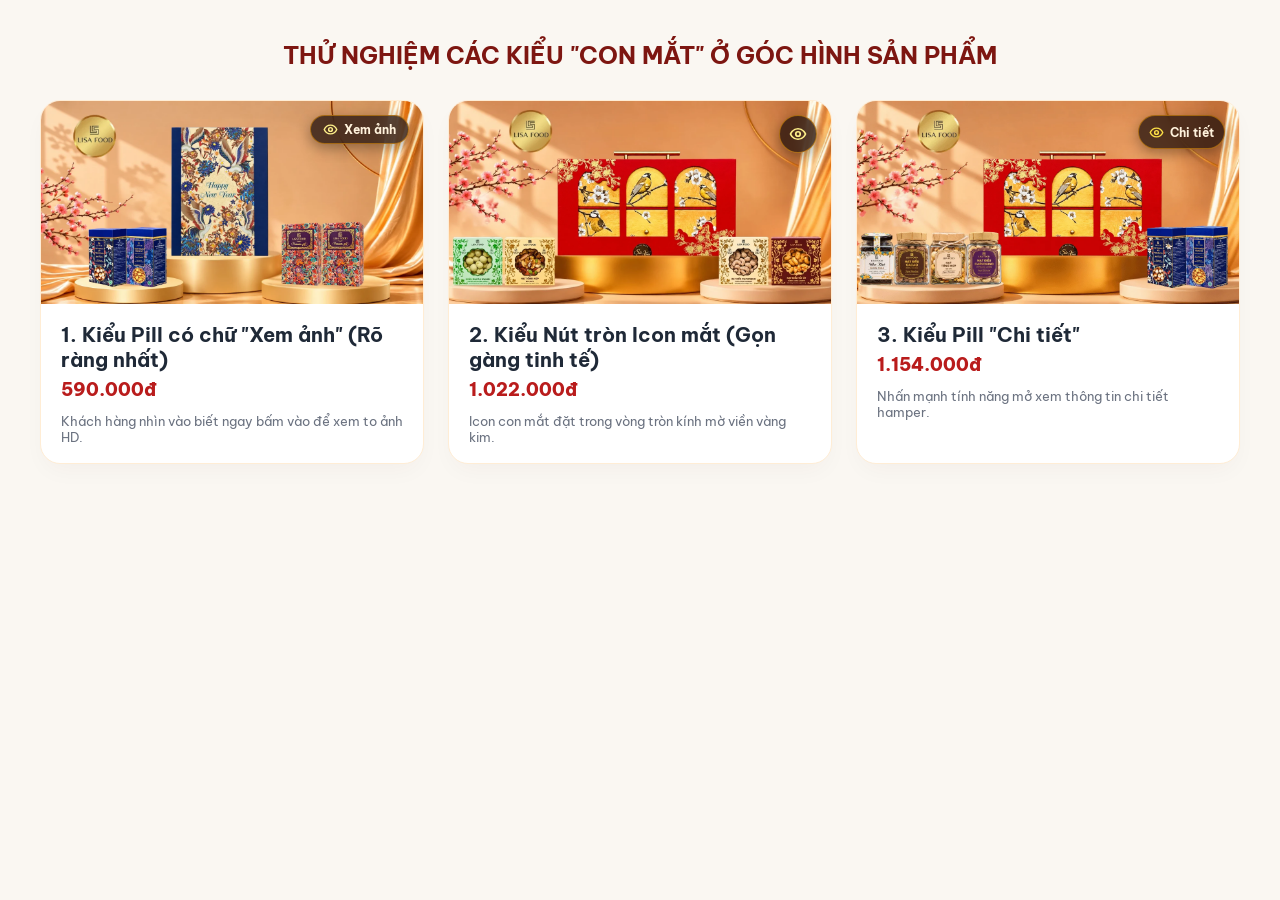
<file: scratch/test_eye_badge.html>
<!DOCTYPE html>
<html lang="vi">
<head>
    <meta charset="UTF-8">
    <meta name="viewport" content="width=device-width, initial-scale=1.0">
    <title>Test Eye Badge on Hamper & Product Cards</title>
    <link href="https://fonts.googleapis.com/css2?family=Be+Vietnam+Pro:wght@400;500;600;700;800&display=swap" rel="stylesheet">
    <style>
        * { box-sizing: border-box; margin: 0; padding: 0; font-family: 'Be Vietnam Pro', sans-serif; }
        body { background: #faf7f2; padding: 40px 20px; }
        .grid { max-width: 1200px; margin: 0 auto; display: grid; grid-template-columns: repeat(auto-fill, minmax(320px, 1fr)); gap: 24px; }

        /* THE CARD */
        .hc {
            position: relative;
            background: #ffffff;
            border: 1px solid #ffedd5;
            border-radius: 20px;
            overflow: hidden;
            box-shadow: 0 10px 25px -5px rgba(67, 20, 7, 0.04);
            transition: all 0.3s ease;
        }

        .hc:hover {
            transform: translateY(-4px);
            box-shadow: 0 20px 35px -8px rgba(249, 115, 22, 0.15);
            border-color: #fdba74;
        }

        .hc img {
            width: 100%;
            display: block;
            aspect-ratio: 640/340;
            object-fit: cover;
            cursor: zoom-in;
            transition: transform 0.65s cubic-bezier(0.2, 0.8, 0.2, 1);
        }

        .hc:hover img {
            transform: scale(1.045);
        }

        .hb { padding: 18px 20px; }
        .hb h3 { font-size: 20px; color: #1f2937; margin-bottom: 6px; }
        .pr { font-size: 18px; font-weight: 800; color: #b91c1c; margin-bottom: 12px; }

        /* --- STYLES CHO CON MẮT GÓC HÌNH (EYE BADGE) --- */

        /* OPTION 1: PILL BADGE LUXURY (ICON MẮT + "XEM ẢNH") */
        .card-eye-btn-pill {
            position: absolute;
            top: 14px;
            right: 14px;
            z-index: 10;
            display: inline-flex;
            align-items: center;
            gap: 6px;
            padding: 6px 12px;
            border-radius: 99px;
            background: rgba(26, 12, 10, 0.72);
            backdrop-filter: blur(8px);
            -webkit-backdrop-filter: blur(8px);
            border: 1px solid rgba(245, 158, 11, 0.5);
            color: #fff2dc;
            font-size: 12px;
            font-weight: 700;
            cursor: pointer;
            box-shadow: 0 4px 14px rgba(0, 0, 0, 0.35);
            transition: all 0.28s cubic-bezier(0.165, 0.84, 0.44, 1);
            user-select: none;
        }

        .card-eye-btn-pill svg {
            stroke: #fef08a;
            transition: transform 0.25s ease;
        }

        .card-eye-btn-pill:hover {
            background: linear-gradient(135deg, #a8201a 0%, #851611 100%);
            border-color: #fb923c;
            color: #ffffff;
            transform: scale(1.08);
            box-shadow: 0 6px 20px rgba(249, 115, 22, 0.45);
        }

        .card-eye-btn-pill:hover svg {
            stroke: #ffffff;
            transform: scale(1.15);
        }

        /* OPTION 2: CIRCLE BUTTON LUXURY (ICON MẮT TRÒN ÁNH KIM) */
        .card-eye-btn-circle {
            position: absolute;
            top: 14px;
            right: 14px;
            z-index: 10;
            width: 38px;
            height: 38px;
            border-radius: 50%;
            display: flex;
            align-items: center;
            justify-content: center;
            background: rgba(26, 12, 10, 0.72);
            backdrop-filter: blur(8px);
            -webkit-backdrop-filter: blur(8px);
            border: 1.5px solid rgba(245, 158, 11, 0.55);
            color: #fef08a;
            cursor: pointer;
            box-shadow: 0 4px 14px rgba(0, 0, 0, 0.35);
            transition: all 0.28s cubic-bezier(0.165, 0.84, 0.44, 1);
        }

        .card-eye-btn-circle:hover {
            background: linear-gradient(135deg, #a8201a 0%, #851611 100%);
            border-color: #fb923c;
            color: #ffffff;
            transform: scale(1.12);
            box-shadow: 0 6px 20px rgba(249, 115, 22, 0.45);
        }

        /* OPTION 3: EXPANDABLE PILL (MẶC ĐỊNH LÀ ICON TRÒN, RÊ CHUỘT NỞ RA CHỮ "XEM CHI TIẾT") */
        .card-eye-btn-expand {
            position: absolute;
            top: 14px;
            right: 14px;
            z-index: 10;
            display: inline-flex;
            align-items: center;
            gap: 6px;
            height: 34px;
            padding: 0 10px;
            border-radius: 99px;
            background: rgba(26, 12, 10, 0.72);
            backdrop-filter: blur(8px);
            -webkit-backdrop-filter: blur(8px);
            border: 1px solid rgba(245, 158, 11, 0.5);
            color: #fff2dc;
            font-size: 12px;
            font-weight: 700;
            cursor: pointer;
            box-shadow: 0 4px 14px rgba(0, 0, 0, 0.35);
            transition: all 0.3s ease;
        }

        .card-eye-btn-expand svg {
            stroke: #fde047;
            flex-shrink: 0;
        }

        .card-eye-btn-expand:hover {
            background: linear-gradient(135deg, #a8201a 0%, #851611 100%);
            border-color: #fb923c;
            color: #ffffff;
            box-shadow: 0 6px 20px rgba(249, 115, 22, 0.45);
            transform: scale(1.05);
        }
    </style>
</head>
<body>

    <h2 style="text-align:center;color:#7d1611;margin-bottom:30px;font-size:24px;">THỬ NGHIỆM CÁC KIỂU "CON MẮT" Ở GÓC HÌNH SẢN PHẨM</h2>

    <div class="grid">
        <!-- Kiểu 1: Pill có chữ "Xem ảnh" luôn hiển thị rõ ràng -->
        <article class="hc">
            <button type="button" class="card-eye-btn-pill" title="Nhấp xem phóng to ảnh & chi tiết">
                <svg width="15" height="15" viewBox="0 0 24 24" fill="none" stroke-width="2.3" stroke-linecap="round" stroke-linejoin="round">
                    <path d="M2 12s3-7 10-7 10 7 10 7-3 7-10 7-10-7-10-7Z"></path>
                    <circle cx="12" cy="12" r="3"></circle>
                </svg>
                <span>Xem ảnh</span>
            </button>
            <img src="/images/hamper-happy-new-year.webp" alt="Hamper Happy New Year">
            <div class="hb">
                <h3>1. Kiểu Pill có chữ "Xem ảnh" (Rõ ràng nhất)</h3>
                <div class="pr">590.000đ</div>
                <p style="color:#6b7280;font-size:13px;">Khách hàng nhìn vào biết ngay bấm vào để xem to ảnh HD.</p>
            </div>
        </article>

        <!-- Kiểu 2: Nút tròn con mắt ánh kim -->
        <article class="hc">
            <button type="button" class="card-eye-btn-circle" title="Nhấp xem phóng to ảnh & chi tiết">
                <svg width="18" height="18" viewBox="0 0 24 24" fill="none" stroke="currentColor" stroke-width="2.3" stroke-linecap="round" stroke-linejoin="round">
                    <path d="M2 12s3-7 10-7 10 7 10 7-3 7-10 7-10-7-10-7Z"></path>
                    <circle cx="12" cy="12" r="3"></circle>
                </svg>
            </button>
            <img src="/images/hamper-sac-xuan-01-a-2.webp" alt="Hamper Sắc Xuân">
            <div class="hb">
                <h3>2. Kiểu Nút tròn Icon mắt (Gọn gàng tinh tế)</h3>
                <div class="pr">1.022.000đ</div>
                <p style="color:#6b7280;font-size:13px;">Icon con mắt đặt trong vòng tròn kính mờ viền vàng kim.</p>
            </div>
        </article>

        <!-- Kiểu 3: Pill gọn có chữ "Chi tiết" -->
        <article class="hc">
            <button type="button" class="card-eye-btn-expand" title="Nhấp xem phóng to ảnh & chi tiết">
                <svg width="15" height="15" viewBox="0 0 24 24" fill="none" stroke-width="2.3" stroke-linecap="round" stroke-linejoin="round">
                    <path d="M2 12s3-7 10-7 10 7 10 7-3 7-10 7-10-7-10-7Z"></path>
                    <circle cx="12" cy="12" r="3"></circle>
                </svg>
                <span>Chi tiết</span>
            </button>
            <img src="/images/hamper-sac-xuan-01-b.webp" alt="Hamper Sắc Xuân 01 B">
            <div class="hb">
                <h3>3. Kiểu Pill "Chi tiết"</h3>
                <div class="pr">1.154.000đ</div>
                <p style="color:#6b7280;font-size:13px;">Nhấn mạnh tính năng mở xem thông tin chi tiết hamper.</p>
            </div>
        </article>
    </div>

</body>
</html>
</file>
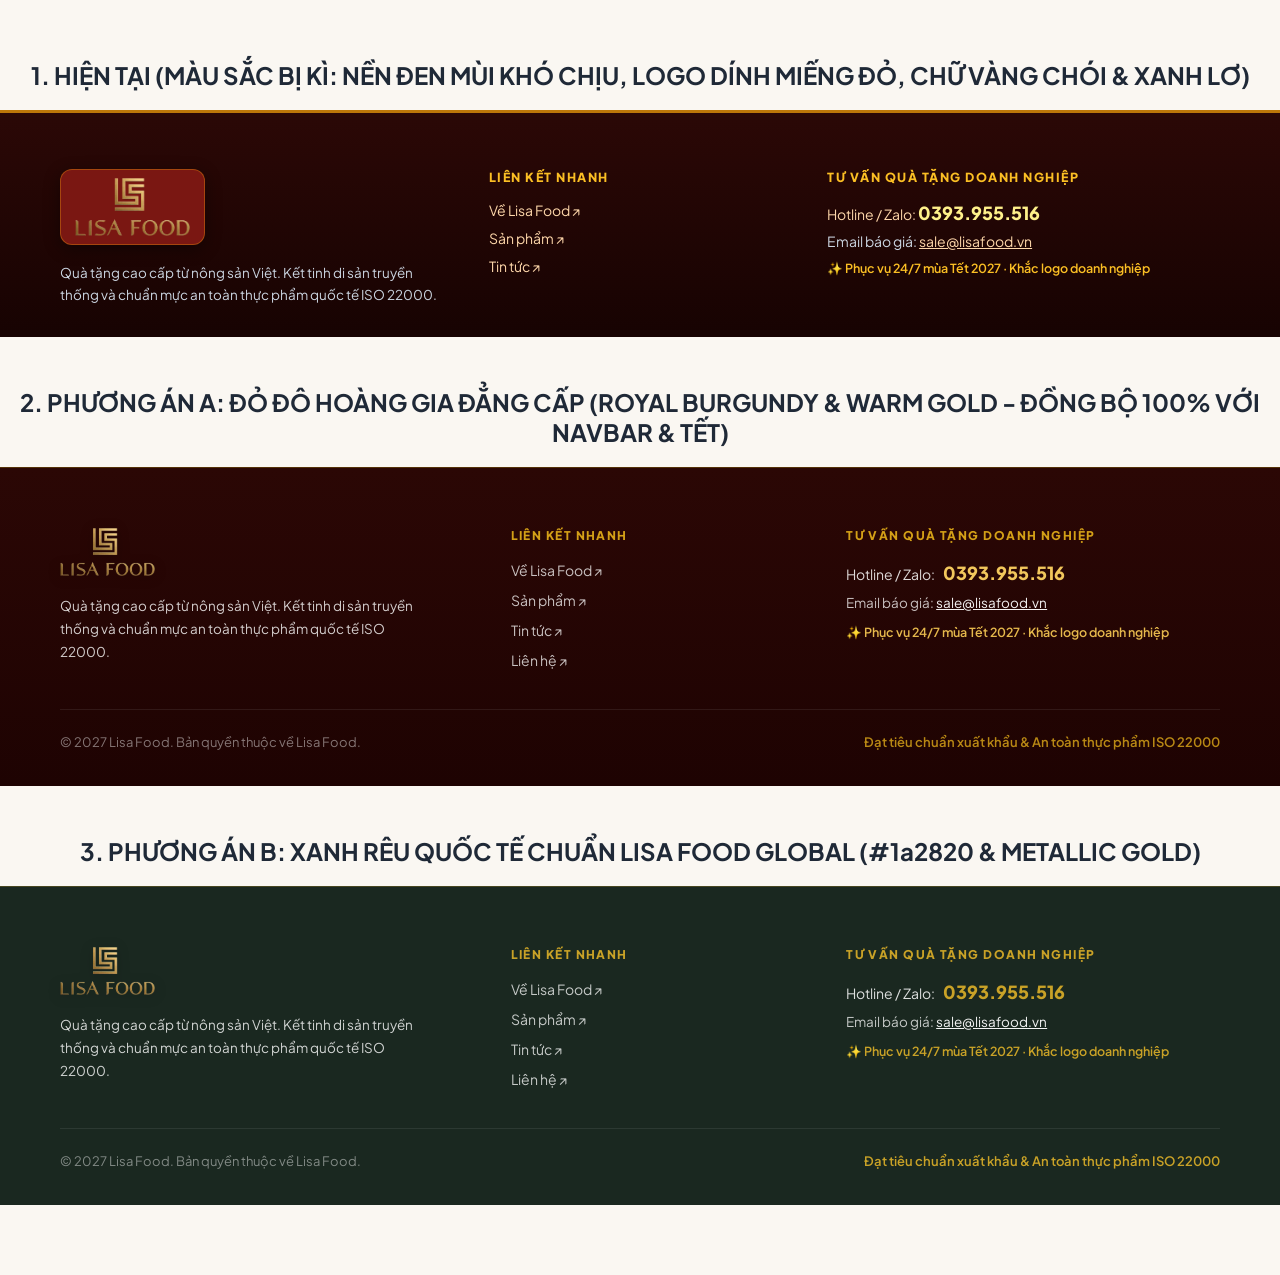
<file: scratch/test_footer_styles.html>
<!DOCTYPE html>
<html lang="vi">
<head>
    <meta charset="UTF-8">
    <meta name="viewport" content="width=device-width, initial-scale=1.0">
    <title>Test Footer Styles</title>
    <link href="https://fonts.googleapis.com/css2?family=Plus+Jakarta+Sans:wght@400;500;600;700;800&family=Playfair+Display:ital,wght@0,600;0,700;0,800;1,600&display=swap" rel="stylesheet">
    <style>
        * { box-sizing: border-box; margin: 0; padding: 0; }
        body { font-family: 'Plus Jakarta Sans', sans-serif; background: #faf7f2; padding: 20px 0; }
        .wrap { max-width: 1200px; margin: 0 auto; padding: 0 20px; }
        h2 { text-align: center; margin: 40px 0 20px; color: #1f2937; }

        /* CURRENT UGLY FOOTER (BEFORE) */
        .footer-current {
            background: linear-gradient(180deg, #2b0806 0%, #170302 100%);
            color: #fed7aa;
            padding: 56px 0 32px;
            border-top: 3px solid rgba(245, 158, 11, 0.75);
            font-size: 14px;
            margin-bottom: 50px;
        }
        .footer-current .flogo {
            height: 76px;
            background: #7a1712;
            border-radius: 12px;
            padding: 8px 14px;
            box-shadow: 0 4px 16px rgba(0,0,0,0.4);
            border: 1px solid rgba(245, 158, 11, 0.35);
            display: inline-block;
            margin-bottom: 14px;
        }

        /* STYLE A: LUXURY ROYAL BURGUNDY (#260504) - MATCHING TET HAMPER BRANDING */
        .footer-royal-burgundy {
            background: linear-gradient(180deg, #2b0705 0%, #1e0302 100%);
            color: rgba(255, 255, 255, 0.75);
            padding: 60px 0 36px;
            border-top: 1px solid rgba(212, 160, 23, 0.3);
            font-size: 14px;
            margin-bottom: 50px;
        }

        /* STYLE B: LUXURY DARK FOREST GREEN (#1a2820) - MATCHING LISA FOOD GLOBAL */
        .footer-forest-green {
            background: #1a2820;
            color: rgba(255, 255, 255, 0.75);
            padding: 60px 0 36px;
            border-top: 1px solid rgba(201, 162, 39, 0.25);
            font-size: 14px;
            margin-bottom: 50px;
        }

        /* COMMON LUXURY FOOTER STYLES */
        .luxury-grid {
            display: grid;
            grid-template-columns: 1.4fr 1fr 1.3fr;
            gap: 48px;
            align-items: start;
        }

        .luxury-logo {
            height: 48px;
            width: auto;
            object-fit: contain;
            margin-bottom: 16px;
            filter: drop-shadow(0 2px 6px rgba(0, 0, 0, 0.25));
        }

        .luxury-desc {
            color: rgba(255, 255, 255, 0.8);
            font-size: 13.5px;
            line-height: 1.7;
            max-width: 360px;
        }

        .luxury-col-title {
            color: #d4a017;
            font-size: 12px;
            font-weight: 800;
            letter-spacing: 0.12em;
            text-transform: uppercase;
            margin-bottom: 18px;
        }

        .luxury-links {
            list-style: none;
            display: flex;
            flex-direction: column;
            gap: 12px;
        }

        .luxury-links a {
            color: rgba(255, 255, 255, 0.75);
            text-decoration: none;
            font-size: 14px;
            transition: all 0.2s ease;
            display: inline-flex;
            align-items: center;
            gap: 6px;
        }

        .luxury-links a:hover {
            color: #ffffff;
            transform: translateX(4px);
        }

        .luxury-hotline-p {
            margin-bottom: 10px;
            font-size: 14px;
            color: rgba(255, 255, 255, 0.85);
        }

        .luxury-hotline-link {
            color: #f2c75c;
            font-size: 18px;
            font-weight: 800;
            text-decoration: none;
            display: inline-block;
            margin-left: 6px;
            transition: color 0.2s ease;
        }

        .luxury-hotline-link:hover {
            color: #ffffff;
        }

        .luxury-email-p {
            color: rgba(255, 255, 255, 0.75);
            font-size: 13.5px;
            margin-bottom: 12px;
        }

        .luxury-email-p a {
            color: rgba(255, 255, 255, 0.95);
            text-decoration: underline;
        }

        .luxury-serve-note {
            color: #e5b84c;
            font-size: 12.5px;
            font-weight: 600;
            line-height: 1.5;
        }

        .luxury-divider {
            height: 1px;
            background: rgba(255, 255, 255, 0.08);
            margin: 40px 0 24px;
        }

        .luxury-bottom {
            display: flex;
            align-items: center;
            justify-content: space-between;
            font-size: 13px;
            color: rgba(255, 255, 255, 0.45);
        }

        .luxury-cert {
            color: rgba(212, 160, 23, 0.85);
            font-weight: 600;
        }

        @media (max-width: 860px) {
            .luxury-grid {
                grid-template-columns: 1fr;
                gap: 32px;
            }
            .luxury-bottom {
                flex-direction: column;
                gap: 8px;
                text-align: center;
            }
        }
    </style>
</head>
<body>

    <h2>1. HIỆN TẠI (MÀU SẮC BỊ KÌ: NỀN ĐEN MÙI KHÓ CHỊU, LOGO DÍNH MIẾNG ĐỎ, CHỮ VÀNG CHÓI & XANH LƠ)</h2>
    <footer class="footer-current">
        <div class="wrap">
            <div style="display:grid;grid-template-columns:1.3fr 1fr 1.3fr;gap:36px;">
                <div>
                    <img class="flogo" src="/images/logo.webp" alt="Lisa Food">
                    <p style="color:#cbd5e1;font-size:13.5px;line-height:1.6;">Quà tặng cao cấp từ nông sản Việt. Kết tinh di sản truyền thống và chuẩn mực an toàn thực phẩm quốc tế ISO 22000.</p>
                </div>
                <div>
                    <h4 style="color:#fbbf24;font-size:12.5px;font-weight:800;letter-spacing:0.12em;margin-bottom:16px;">LIÊN KẾT NHANH</h4>
                    <ul style="list-style:none;display:flex;flex-direction:column;gap:10px;">
                        <li><a href="#" style="color:#fed7aa;text-decoration:none;">Về Lisa Food ↗</a></li>
                        <li><a href="#" style="color:#fed7aa;text-decoration:none;">Sản phẩm ↗</a></li>
                        <li><a href="#" style="color:#fed7aa;text-decoration:none;">Tin tức ↗</a></li>
                    </ul>
                </div>
                <div>
                    <h4 style="color:#fbbf24;font-size:12.5px;font-weight:800;letter-spacing:0.12em;margin-bottom:16px;">TƯ VẤN QUÀ TẶNG DOANH NGHIỆP</h4>
                    <p style="margin-bottom:8px;"><span style="color:#fed7aa;">Hotline / Zalo:</span> <a href="#" style="color:#fef08a;font-size:18px;font-weight:800;text-decoration:none;">0393.955.516</a></p>
                    <p style="color:#cbd5e1;margin-bottom:10px;">Email báo giá: <a href="#" style="color:#fed7aa;">sale@lisafood.vn</a></p>
                    <p style="color:#fbbf24;font-size:12.5px;font-weight:600;">✨ Phục vụ 24/7 mùa Tết 2027 · Khắc logo doanh nghiệp</p>
                </div>
            </div>
        </div>
    </footer>

    <h2>2. PHƯƠNG ÁN A: ĐỎ ĐÔ HOÀNG GIA ĐẲNG CẤP (ROYAL BURGUNDY & WARM GOLD - ĐỒNG BỘ 100% VỚI NAVBAR & TẾT)</h2>
    <footer class="footer-royal-burgundy">
        <div class="wrap">
            <div class="luxury-grid">
                <div>
                    <img class="luxury-logo" src="/images/logo.webp" alt="Lisa Food">
                    <p class="luxury-desc">Quà tặng cao cấp từ nông sản Việt. Kết tinh di sản truyền thống và chuẩn mực an toàn thực phẩm quốc tế ISO 22000.</p>
                </div>
                <div>
                    <h4 class="luxury-col-title">LIÊN KẾT NHANH</h4>
                    <ul class="luxury-links">
                        <li><a href="https://lisafoodglobal.com" target="_blank">Về Lisa Food ↗</a></li>
                        <li><a href="https://lisafood.vn/san-pham" target="_blank">Sản phẩm ↗</a></li>
                        <li><a href="https://lisafood.vn/tin-tuc" target="_blank">Tin tức ↗</a></li>
                        <li><a href="https://lisafood.vn/lien-he" target="_blank">Liên hệ ↗</a></li>
                    </ul>
                </div>
                <div>
                    <h4 class="luxury-col-title">TƯ VẤN QUÀ TẶNG DOANH NGHIỆP</h4>
                    <p class="luxury-hotline-p">
                        <span>Hotline / Zalo:</span>
                        <a href="tel:0393955516" class="luxury-hotline-link">0393.955.516</a>
                    </p>
                    <p class="luxury-email-p">Email báo giá: <a href="mailto:sale@lisafood.vn">sale@lisafood.vn</a></p>
                    <p class="luxury-serve-note">✨ Phục vụ 24/7 mùa Tết 2027 · Khắc logo doanh nghiệp</p>
                </div>
            </div>
            <div class="luxury-divider"></div>
            <div class="luxury-bottom">
                <p>© 2027 Lisa Food. Bản quyền thuộc về Lisa Food.</p>
                <p class="luxury-cert">Đạt tiêu chuẩn xuất khẩu &amp; An toàn thực phẩm ISO 22000</p>
            </div>
        </div>
    </footer>

    <h2>3. PHƯƠNG ÁN B: XANH RÊU QUỐC TẾ CHUẨN LISA FOOD GLOBAL (#1a2820 & METALLIC GOLD)</h2>
    <footer class="footer-forest-green">
        <div class="wrap">
            <div class="luxury-grid">
                <div>
                    <img class="luxury-logo" src="/images/logo.webp" alt="Lisa Food">
                    <p class="luxury-desc">Quà tặng cao cấp từ nông sản Việt. Kết tinh di sản truyền thống và chuẩn mực an toàn thực phẩm quốc tế ISO 22000.</p>
                </div>
                <div>
                    <h4 class="luxury-col-title" style="color:#c9a227;">LIÊN KẾT NHANH</h4>
                    <ul class="luxury-links">
                        <li><a href="https://lisafoodglobal.com" target="_blank">Về Lisa Food ↗</a></li>
                        <li><a href="https://lisafood.vn/san-pham" target="_blank">Sản phẩm ↗</a></li>
                        <li><a href="https://lisafood.vn/tin-tuc" target="_blank">Tin tức ↗</a></li>
                        <li><a href="https://lisafood.vn/lien-he" target="_blank">Liên hệ ↗</a></li>
                    </ul>
                </div>
                <div>
                    <h4 class="luxury-col-title" style="color:#c9a227;">TƯ VẤN QUÀ TẶNG DOANH NGHIỆP</h4>
                    <p class="luxury-hotline-p">
                        <span>Hotline / Zalo:</span>
                        <a href="tel:0393955516" class="luxury-hotline-link" style="color:#c9a227;">0393.955.516</a>
                    </p>
                    <p class="luxury-email-p">Email báo giá: <a href="mailto:sale@lisafood.vn">sale@lisafood.vn</a></p>
                    <p class="luxury-serve-note" style="color:#c9a227;">✨ Phục vụ 24/7 mùa Tết 2027 · Khắc logo doanh nghiệp</p>
                </div>
            </div>
            <div class="luxury-divider"></div>
            <div class="luxury-bottom">
                <p>© 2027 Lisa Food. Bản quyền thuộc về Lisa Food.</p>
                <p class="luxury-cert" style="color:#c9a227;">Đạt tiêu chuẩn xuất khẩu &amp; An toàn thực phẩm ISO 22000</p>
            </div>
        </div>
    </footer>

</body>
</html>
</file>
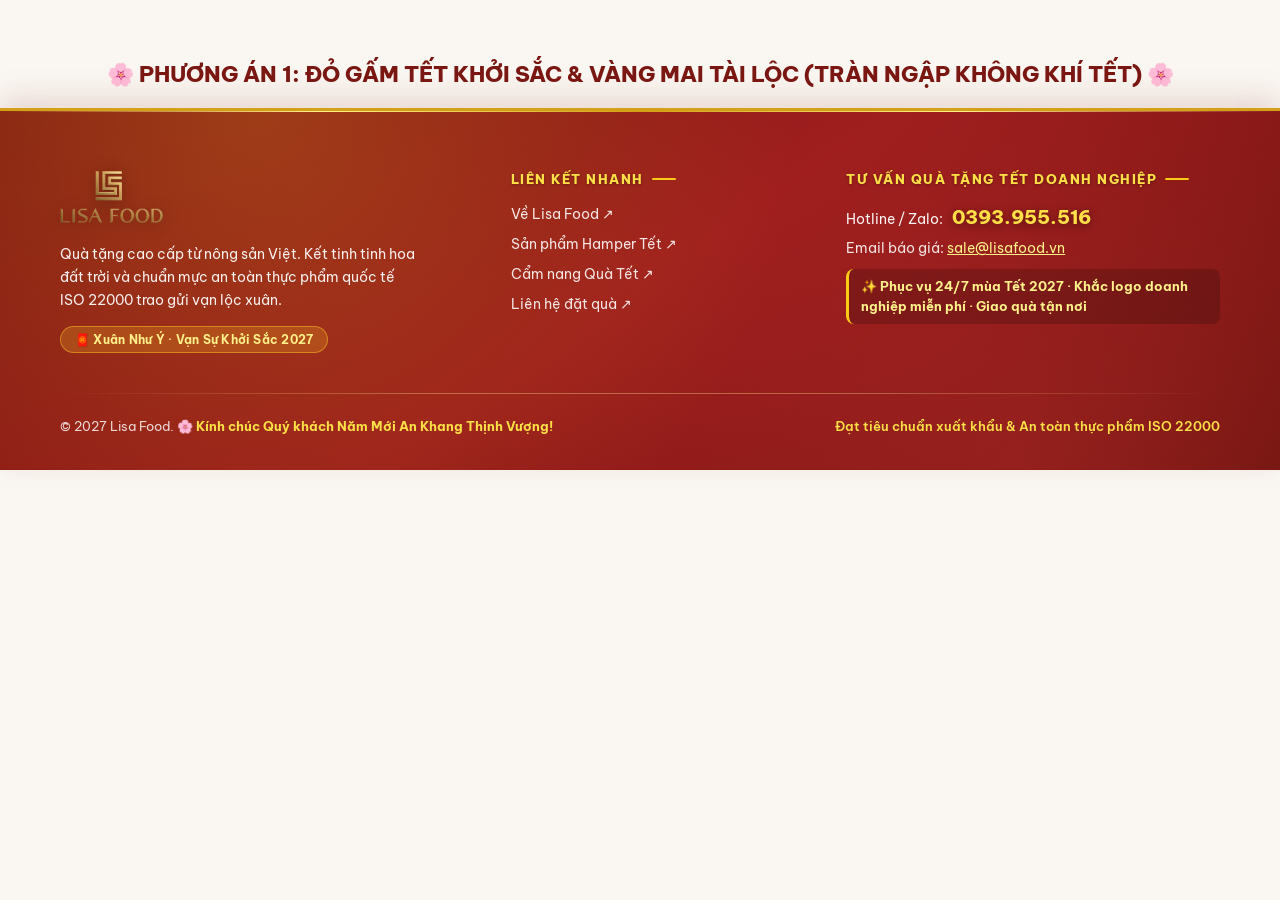
<file: scratch/test_footer_tet.html>
<!DOCTYPE html>
<html lang="vi">
<head>
    <meta charset="UTF-8">
    <meta name="viewport" content="width=device-width, initial-scale=1.0">
    <title>Test Tet Spring Footer Styles</title>
    <link href="https://fonts.googleapis.com/css2?family=Be+Vietnam+Pro:wght@400;500;600;700;800&family=Playfair+Display:ital,wght@0,600;0,700;0,800;1,600&display=swap" rel="stylesheet">
    <style>
        * { box-sizing: border-box; margin: 0; padding: 0; }
        body { font-family: 'Be Vietnam Pro', sans-serif; background: #faf7f2; padding: 20px 0; }
        .wrap { max-width: 1200px; margin: 0 auto; padding: 0 20px; }
        h2 { text-align: center; margin: 40px 0 20px; color: #7a1712; font-size: 22px; font-weight: 800; }

        /* PHƯƠNG ÁN TẾT 1: ĐỎ GẤM HOÀNG GIA & VÀNG MAI TẾT (FESTIVE TET CRIMSON & GOLD) */
        .footer-tet-crimson {
            background: 
                radial-gradient(circle at 20% 0%, rgba(251, 191, 36, 0.22) 0%, transparent 50%),
                radial-gradient(circle at 80% 100%, rgba(239, 68, 68, 0.25) 0%, transparent 50%),
                linear-gradient(145deg, #7d1611 0%, #991b1b 50%, #68110c 100%);
            color: rgba(255, 255, 255, 0.92);
            padding: 60px 0 36px;
            border-top: 3px solid #d4a017;
            position: relative;
            overflow: hidden;
            font-size: 14px;
            box-shadow: 0 -10px 30px rgba(125, 22, 17, 0.15);
        }

        .footer-tet-crimson::before {
            content: "";
            position: absolute;
            top: 0;
            left: 0;
            right: 0;
            height: 1px;
            background: linear-gradient(90deg, transparent, #fef08a, #d4a017, #fef08a, transparent);
        }

        /* PHƯƠNG ÁN TẾT 2: ĐỎ TẾT ẤM ÁP TRUYỀN THỐNG */
        .footer-tet-vibrant {
            background: 
                radial-gradient(ellipse at 50% -20%, rgba(253, 224, 71, 0.25) 0%, transparent 60%),
                linear-gradient(160deg, #851712 0%, #70110d 60%, #520b08 100%);
            color: #fffaf0;
            padding: 60px 0 36px;
            border-top: 2px solid #eab308;
            position: relative;
            font-size: 14px;
        }

        /* GRID CHÂN TRANG SẮC XUÂN */
        .tet-grid {
            display: grid;
            grid-template-columns: 1.4fr 1fr 1.3fr;
            gap: 48px;
            align-items: start;
            position: relative;
            z-index: 2;
        }

        .tet-logo {
            height: 52px;
            width: auto;
            margin-bottom: 16px;
            filter: drop-shadow(0 2px 8px rgba(0, 0, 0, 0.35));
        }

        .tet-desc {
            color: rgba(255, 255, 255, 0.92);
            font-size: 13.5px;
            line-height: 1.7;
            max-width: 360px;
        }

        .tet-badge-spring {
            display: inline-flex;
            align-items: center;
            gap: 6px;
            background: rgba(251, 191, 36, 0.22);
            border: 1px solid rgba(251, 191, 36, 0.5);
            color: #fef08a;
            padding: 5px 14px;
            border-radius: 99px;
            font-size: 12px;
            font-weight: 700;
            margin-top: 14px;
            letter-spacing: 0.02em;
        }

        .tet-col-title {
            color: #fde047;
            font-size: 12.5px;
            font-weight: 800;
            letter-spacing: 0.12em;
            text-transform: uppercase;
            margin-bottom: 18px;
            display: flex;
            align-items: center;
            gap: 8px;
            text-shadow: 0 1px 3px rgba(0,0,0,0.3);
        }

        .tet-col-title::after {
            content: "";
            display: inline-block;
            height: 2px;
            width: 24px;
            background: #facc15;
            border-radius: 2px;
        }

        .tet-links {
            list-style: none;
            display: flex;
            flex-direction: column;
            gap: 12px;
        }

        .tet-links a {
            color: rgba(255, 255, 255, 0.88);
            text-decoration: none;
            font-size: 14px;
            transition: all 0.25s ease;
            display: inline-flex;
            align-items: center;
            gap: 6px;
        }

        .tet-links a:hover {
            color: #fef08a;
            transform: translateX(5px);
            text-shadow: 0 0 10px rgba(254, 240, 138, 0.6);
        }

        .tet-hotline-p {
            margin-bottom: 10px;
            font-size: 14px;
            color: rgba(255, 255, 255, 0.95);
        }

        .tet-hotline-link {
            color: #fde047;
            font-size: 19px;
            font-weight: 800;
            text-decoration: none;
            display: inline-block;
            margin-left: 6px;
            text-shadow: 0 2px 8px rgba(0,0,0,0.4);
            transition: all 0.25s ease;
        }

        .tet-hotline-link:hover {
            color: #ffffff;
            transform: scale(1.05);
            text-shadow: 0 0 16px rgba(250, 204, 21, 0.9);
        }

        .tet-email-p {
            color: rgba(255, 255, 255, 0.88);
            font-size: 13.5px;
            margin-bottom: 12px;
        }

        .tet-email-p a {
            color: #fef08a;
            text-decoration: underline;
        }

        .tet-serve-note {
            color: #fef08a;
            font-size: 13px;
            font-weight: 700;
            line-height: 1.5;
            background: rgba(0, 0, 0, 0.18);
            padding: 8px 12px;
            border-radius: 8px;
            border-left: 3px solid #facc15;
        }

        .tet-divider {
            height: 1px;
            background: linear-gradient(90deg, transparent, rgba(254, 240, 138, 0.35), rgba(254, 240, 138, 0.35), transparent);
            margin: 40px 0 24px;
        }

        .tet-bottom {
            display: flex;
            align-items: center;
            justify-content: space-between;
            font-size: 13px;
            color: rgba(255, 255, 255, 0.82);
        }

        .tet-blessing {
            color: #fde047;
            font-weight: 700;
        }

        .tet-cert {
            color: #fde047;
            font-weight: 600;
        }

        @media (max-width: 860px) {
            .tet-grid {
                grid-template-columns: 1fr;
                gap: 32px;
            }
            .tet-bottom {
                flex-direction: column;
                gap: 10px;
                text-align: center;
            }
        }
    </style>
</head>
<body>

    <h2>🌸 PHƯƠNG ÁN 1: ĐỎ GẤM TẾT KHỞI SẮC & VÀNG MAI TÀI LỘC (TRÀN NGẬP KHÔNG KHÍ TẾT) 🌸</h2>
    <footer class="footer-tet-crimson">
        <div class="wrap">
            <div class="tet-grid">
                <div>
                    <img class="tet-logo" src="/images/logo.webp" alt="Lisa Food">
                    <p class="tet-desc">Quà tặng cao cấp từ nông sản Việt. Kết tinh tinh hoa đất trời và chuẩn mực an toàn thực phẩm quốc tế ISO 22000 trao gửi vạn lộc xuân.</p>
                    <div class="tet-badge-spring">🧧 Xuân Như Ý · Vạn Sự Khởi Sắc 2027</div>
                </div>
                <div>
                    <h4 class="tet-col-title">LIÊN KẾT NHANH</h4>
                    <ul class="tet-links">
                        <li><a href="https://lisafoodglobal.com" target="_blank">Về Lisa Food ↗</a></li>
                        <li><a href="https://lisafood.vn/san-pham" target="_blank">Sản phẩm Hamper Tết ↗</a></li>
                        <li><a href="https://lisafood.vn/tin-tuc" target="_blank">Cẩm nang Quà Tết ↗</a></li>
                        <li><a href="https://lisafood.vn/lien-he" target="_blank">Liên hệ đặt quà ↗</a></li>
                    </ul>
                </div>
                <div>
                    <h4 class="tet-col-title">TƯ VẤN QUÀ TẶNG TẾT DOANH NGHIỆP</h4>
                    <p class="tet-hotline-p">
                        <span>Hotline / Zalo:</span>
                        <a href="tel:0393955516" class="tet-hotline-link">0393.955.516</a>
                    </p>
                    <p class="tet-email-p">Email báo giá: <a href="mailto:sale@lisafood.vn">sale@lisafood.vn</a></p>
                    <p class="tet-serve-note">✨ Phục vụ 24/7 mùa Tết 2027 · Khắc logo doanh nghiệp miễn phí · Giao quà tận nơi</p>
                </div>
            </div>
            <div class="tet-divider"></div>
            <div class="tet-bottom">
                <p>© 2027 Lisa Food. <span class="tet-blessing">🌸 Kính chúc Quý khách Năm Mới An Khang Thịnh Vượng!</span></p>
                <p class="tet-cert">Đạt tiêu chuẩn xuất khẩu &amp; An toàn thực phẩm ISO 22000</p>
            </div>
        </div>
    </footer>

</body>
</html>
</file>
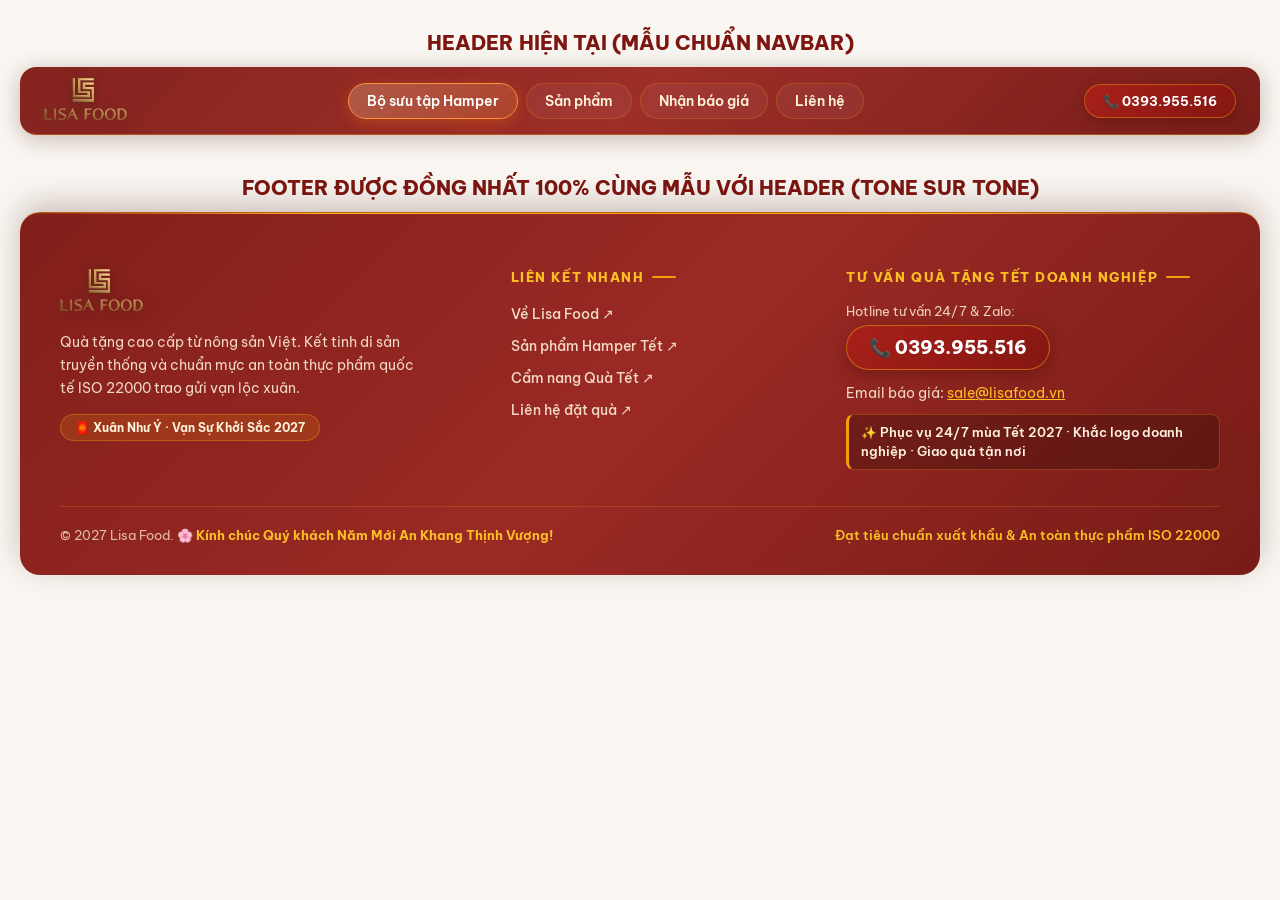
<file: scratch/test_unify_header_footer.html>
<!DOCTYPE html>
<html lang="vi">
<head>
    <meta charset="UTF-8">
    <meta name="viewport" content="width=device-width, initial-scale=1.0">
    <title>Test Unify Header & Footer</title>
    <link href="https://fonts.googleapis.com/css2?family=Be+Vietnam+Pro:wght@400;500;600;700;800&display=swap" rel="stylesheet">
    <style>
        * { box-sizing: border-box; margin: 0; padding: 0; font-family: 'Be Vietnam Pro', sans-serif; }
        body { background: #faf7f2; padding: 30px 20px; }
        .container { max-width: 1260px; margin: 0 auto; display: flex; flex-direction: column; gap: 40px; }

        h2 { text-align: center; color: #7d1611; font-size: 20px; font-weight: 800; margin-bottom: 12px; }

        /* --- MẪU CHUẨN NAVBAR (HEADER HIỆN TẠI) --- */
        .preview-header {
            width: 100%;
            height: 68px;
            display: flex;
            align-items: center;
            justify-content: space-between;
            background: linear-gradient(135deg, rgba(125, 22, 17, 0.94) 0%, rgba(148, 28, 22, 0.92) 50%, rgba(115, 20, 15, 0.96) 100%);
            border-bottom: 1.5px solid rgba(245, 158, 11, 0.38);
            border-radius: 16px;
            padding: 0 24px;
            box-shadow: 0 4px 25px rgba(60, 10, 8, 0.28);
        }

        .preview-header .brand img {
            height: 42px;
            filter: drop-shadow(0 2px 8px rgba(0, 0, 0, 0.35));
        }

        .preview-header .nav-links {
            display: flex;
            align-items: center;
            gap: 8px;
        }

        .preview-header .nav-link {
            color: #fff2dc;
            font-size: 14px;
            font-weight: 600;
            text-decoration: none;
            padding: 8px 18px;
            border-radius: 99px;
            border: 1px solid rgba(245, 158, 11, 0.22);
            background: rgba(255, 255, 255, 0.05);
        }

        .preview-header .nav-link.active {
            background: linear-gradient(135deg, rgba(254, 215, 170, 0.28) 0%, rgba(251, 146, 60, 0.22) 100%);
            border-color: #fb923c;
            color: #ffffff;
            box-shadow: 0 4px 14px rgba(249, 115, 22, 0.32);
        }

        .preview-header .call-btn {
            display: inline-flex;
            align-items: center;
            gap: 6px;
            background: linear-gradient(135deg, #a8201a 0%, #851611 100%);
            color: #fff;
            text-decoration: none;
            font-weight: 700;
            font-size: 13px;
            padding: 8px 18px;
            border-radius: 99px;
            border: 1px solid rgba(245, 158, 11, 0.45);
            box-shadow: 0 4px 14px rgba(60, 10, 8, 0.3);
        }

        /* --- FOOTER ĐỒNG NHẤT 100% CÙNG MẪU VỚI HEADER --- */
        .unified-footer {
            width: 100%;
            background: linear-gradient(135deg, rgba(125, 22, 17, 0.96) 0%, rgba(148, 28, 22, 0.94) 50%, rgba(115, 20, 15, 0.97) 100%);
            border-top: 1.5px solid rgba(245, 158, 11, 0.45);
            border-radius: 20px;
            padding: 56px 40px 32px;
            box-shadow: 0 -8px 32px rgba(60, 10, 8, 0.25);
            color: #fff2dc;
            position: relative;
            overflow: hidden;
        }

        .unified-footer::before {
            content: "";
            position: absolute;
            top: 0;
            left: 0;
            right: 0;
            height: 1px;
            background: linear-gradient(90deg, transparent, #fbbf24, #f59e0b, #fbbf24, transparent);
        }

        .footer-grid {
            display: grid;
            grid-template-columns: 1.4fr 1fr 1.3fr;
            gap: 48px;
            align-items: start;
        }

        .f-brand-logo {
            height: 42px;
            filter: drop-shadow(0 2px 8px rgba(0, 0, 0, 0.35));
            margin-bottom: 16px;
        }

        .f-desc {
            color: rgba(255, 242, 220, 0.88);
            font-size: 13.5px;
            line-height: 1.7;
            max-width: 360px;
        }

        .f-tet-tag {
            display: inline-flex;
            align-items: center;
            gap: 6px;
            background: rgba(245, 158, 11, 0.16);
            border: 1px solid rgba(245, 158, 11, 0.35);
            color: #fff2dc;
            padding: 5px 14px;
            border-radius: 99px;
            font-size: 12px;
            font-weight: 700;
            margin-top: 14px;
        }

        .f-title {
            color: #fbbf24;
            font-size: 13px;
            font-weight: 800;
            letter-spacing: 0.12em;
            text-transform: uppercase;
            margin-bottom: 18px;
            display: flex;
            align-items: center;
            gap: 8px;
        }

        .f-title::after {
            content: "";
            display: inline-block;
            height: 2px;
            width: 24px;
            background: #f59e0b;
            border-radius: 2px;
        }

        .f-links-list {
            list-style: none;
            display: flex;
            flex-direction: column;
            gap: 12px;
        }

        .f-links-list a {
            color: rgba(255, 242, 220, 0.88);
            text-decoration: none;
            font-size: 14px;
            font-weight: 500;
            transition: all 0.25s ease;
            display: inline-flex;
            align-items: center;
            gap: 6px;
        }

        .f-links-list a:hover {
            color: #fbbf24;
            transform: translateX(4px);
        }

        /* Nút Hotline đồng bộ 100% với ln-call-btn của Header */
        .f-hotline-box {
            margin-bottom: 14px;
        }

        .f-hotline-btn {
            display: inline-flex;
            align-items: center;
            gap: 8px;
            background: linear-gradient(135deg, #a8201a 0%, #851611 100%);
            color: #ffffff;
            text-decoration: none;
            font-weight: 800;
            font-size: 18px;
            padding: 10px 22px;
            border-radius: 99px;
            border: 1.5px solid rgba(245, 158, 11, 0.55);
            box-shadow: 0 4px 18px rgba(60, 10, 8, 0.35);
            transition: all 0.25s ease;
            margin-top: 6px;
        }

        .f-hotline-btn:hover {
            background: linear-gradient(135deg, #c53027 0%, #9e1d17 100%);
            border-color: #fb923c;
            transform: translateY(-2px);
            box-shadow: 0 6px 22px rgba(249, 115, 22, 0.45);
        }

        .f-email-line {
            color: rgba(255, 242, 220, 0.88);
            font-size: 13.5px;
            margin-bottom: 12px;
        }

        .f-email-line a {
            color: #fbbf24;
            text-decoration: underline;
        }

        .f-note-badge {
            background: rgba(0, 0, 0, 0.22);
            border: 1px solid rgba(245, 158, 11, 0.28);
            border-left: 3px solid #f59e0b;
            color: #fff2dc;
            padding: 8px 12px;
            border-radius: 8px;
            font-size: 12.5px;
            font-weight: 600;
            line-height: 1.5;
        }

        .f-divider {
            height: 1px;
            background: rgba(245, 158, 11, 0.22);
            margin: 36px 0 20px;
        }

        .f-bottom {
            display: flex;
            align-items: center;
            justify-content: space-between;
            font-size: 13px;
            color: rgba(255, 242, 220, 0.75);
        }

        .f-bottom .blessing {
            color: #fbbf24;
            font-weight: 700;
        }

        .f-bottom .cert {
            color: #fbbf24;
            font-weight: 600;
        }

        @media (max-width: 860px) {
            .footer-grid {
                grid-template-columns: 1fr;
                gap: 32px;
            }
            .f-bottom {
                flex-direction: column;
                gap: 10px;
                text-align: center;
            }
        }
    </style>
</head>
<body>

    <div class="container">
        <div>
            <h2>HEADER HIỆN TẠI (MẪU CHUẨN NAVBAR)</h2>
            <header class="preview-header">
                <a href="#" class="brand">
                    <img src="/images/logo.webp" alt="Lisa Food">
                </a>
                <nav class="nav-links">
                    <a href="#" class="nav-link active">Bộ sưu tập Hamper</a>
                    <a href="#" class="nav-link">Sản phẩm</a>
                    <a href="#" class="nav-link">Nhận báo giá</a>
                    <a href="#" class="nav-link">Liên hệ</a>
                </nav>
                <div>
                    <a href="tel:0393955516" class="call-btn">📞 0393.955.516</a>
                </div>
            </header>
        </div>

        <div>
            <h2>FOOTER ĐƯỢC ĐỒNG NHẤT 100% CÙNG MẪU VỚI HEADER (TONE SUR TONE)</h2>
            <footer class="unified-footer">
                <div class="footer-grid">
                    <div>
                        <img class="f-brand-logo" src="/images/logo.webp" alt="Lisa Food">
                        <p class="f-desc">Quà tặng cao cấp từ nông sản Việt. Kết tinh di sản truyền thống và chuẩn mực an toàn thực phẩm quốc tế ISO 22000 trao gửi vạn lộc xuân.</p>
                        <div class="f-tet-tag">🧧 Xuân Như Ý · Vạn Sự Khởi Sắc 2027</div>
                    </div>
                    <div>
                        <h4 class="f-title">LIÊN KẾT NHANH</h4>
                        <ul class="f-links-list">
                            <li><a href="https://lisafoodglobal.com" target="_blank">Về Lisa Food ↗</a></li>
                            <li><a href="https://lisafood.vn/san-pham" target="_blank">Sản phẩm Hamper Tết ↗</a></li>
                            <li><a href="https://lisafood.vn/tin-tuc" target="_blank">Cẩm nang Quà Tết ↗</a></li>
                            <li><a href="https://lisafood.vn/lien-he" target="_blank">Liên hệ đặt quà ↗</a></li>
                        </ul>
                    </div>
                    <div>
                        <h4 class="f-title">TƯ VẤN QUÀ TẶNG TẾT DOANH NGHIỆP</h4>
                        <div class="f-hotline-box">
                            <span style="font-size:13px;color:rgba(255,242,220,0.85);display:block;">Hotline tư vấn 24/7 &amp; Zalo:</span>
                            <a href="tel:0393955516" class="f-hotline-btn">📞 0393.955.516</a>
                        </div>
                        <p class="f-email-line">Email báo giá: <a href="mailto:sale@lisafood.vn">sale@lisafood.vn</a></p>
                        <div class="f-note-badge">✨ Phục vụ 24/7 mùa Tết 2027 · Khắc logo doanh nghiệp · Giao quà tận nơi</div>
                    </div>
                </div>
                <div class="f-divider"></div>
                <div class="f-bottom">
                    <p>© 2027 Lisa Food. <span class="blessing">🌸 Kính chúc Quý khách Năm Mới An Khang Thịnh Vượng!</span></p>
                    <p class="cert">Đạt tiêu chuẩn xuất khẩu &amp; An toàn thực phẩm ISO 22000</p>
                </div>
            </footer>
        </div>
    </div>

</body>
</html>
</file>
